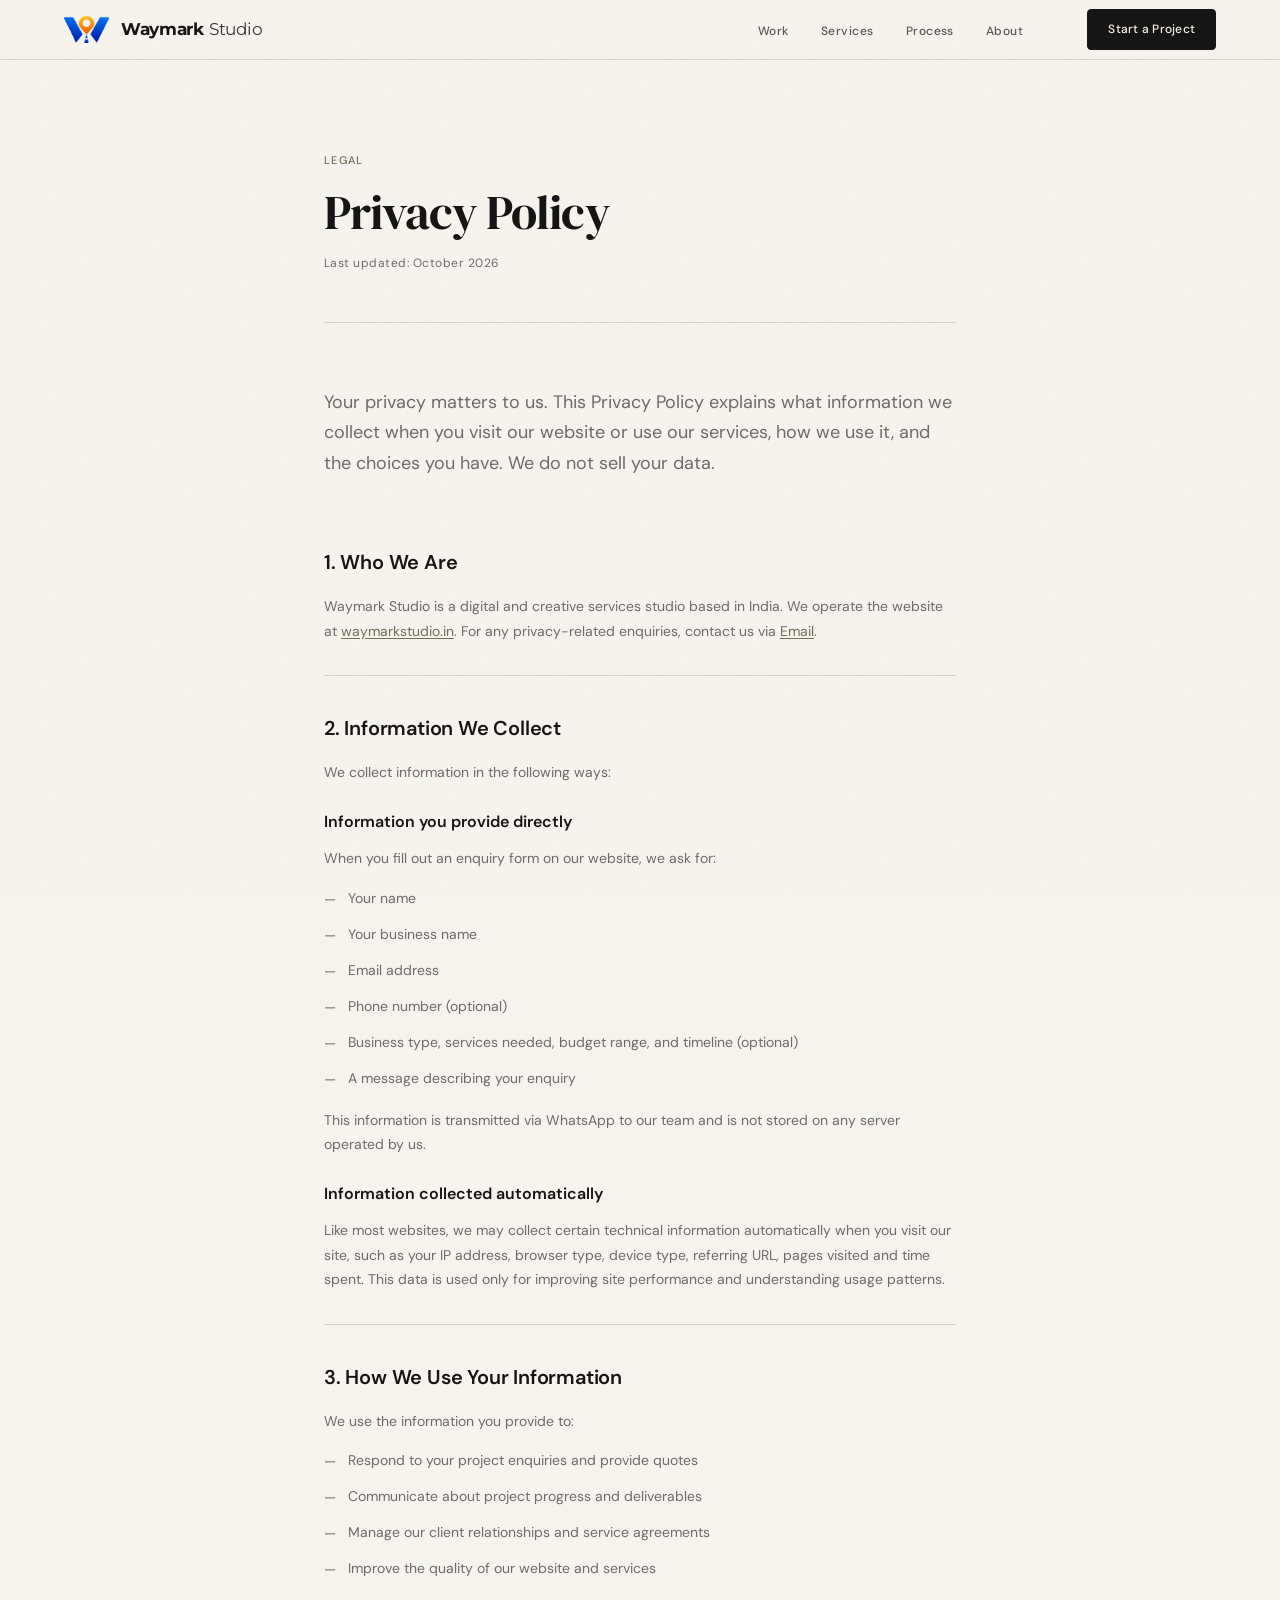
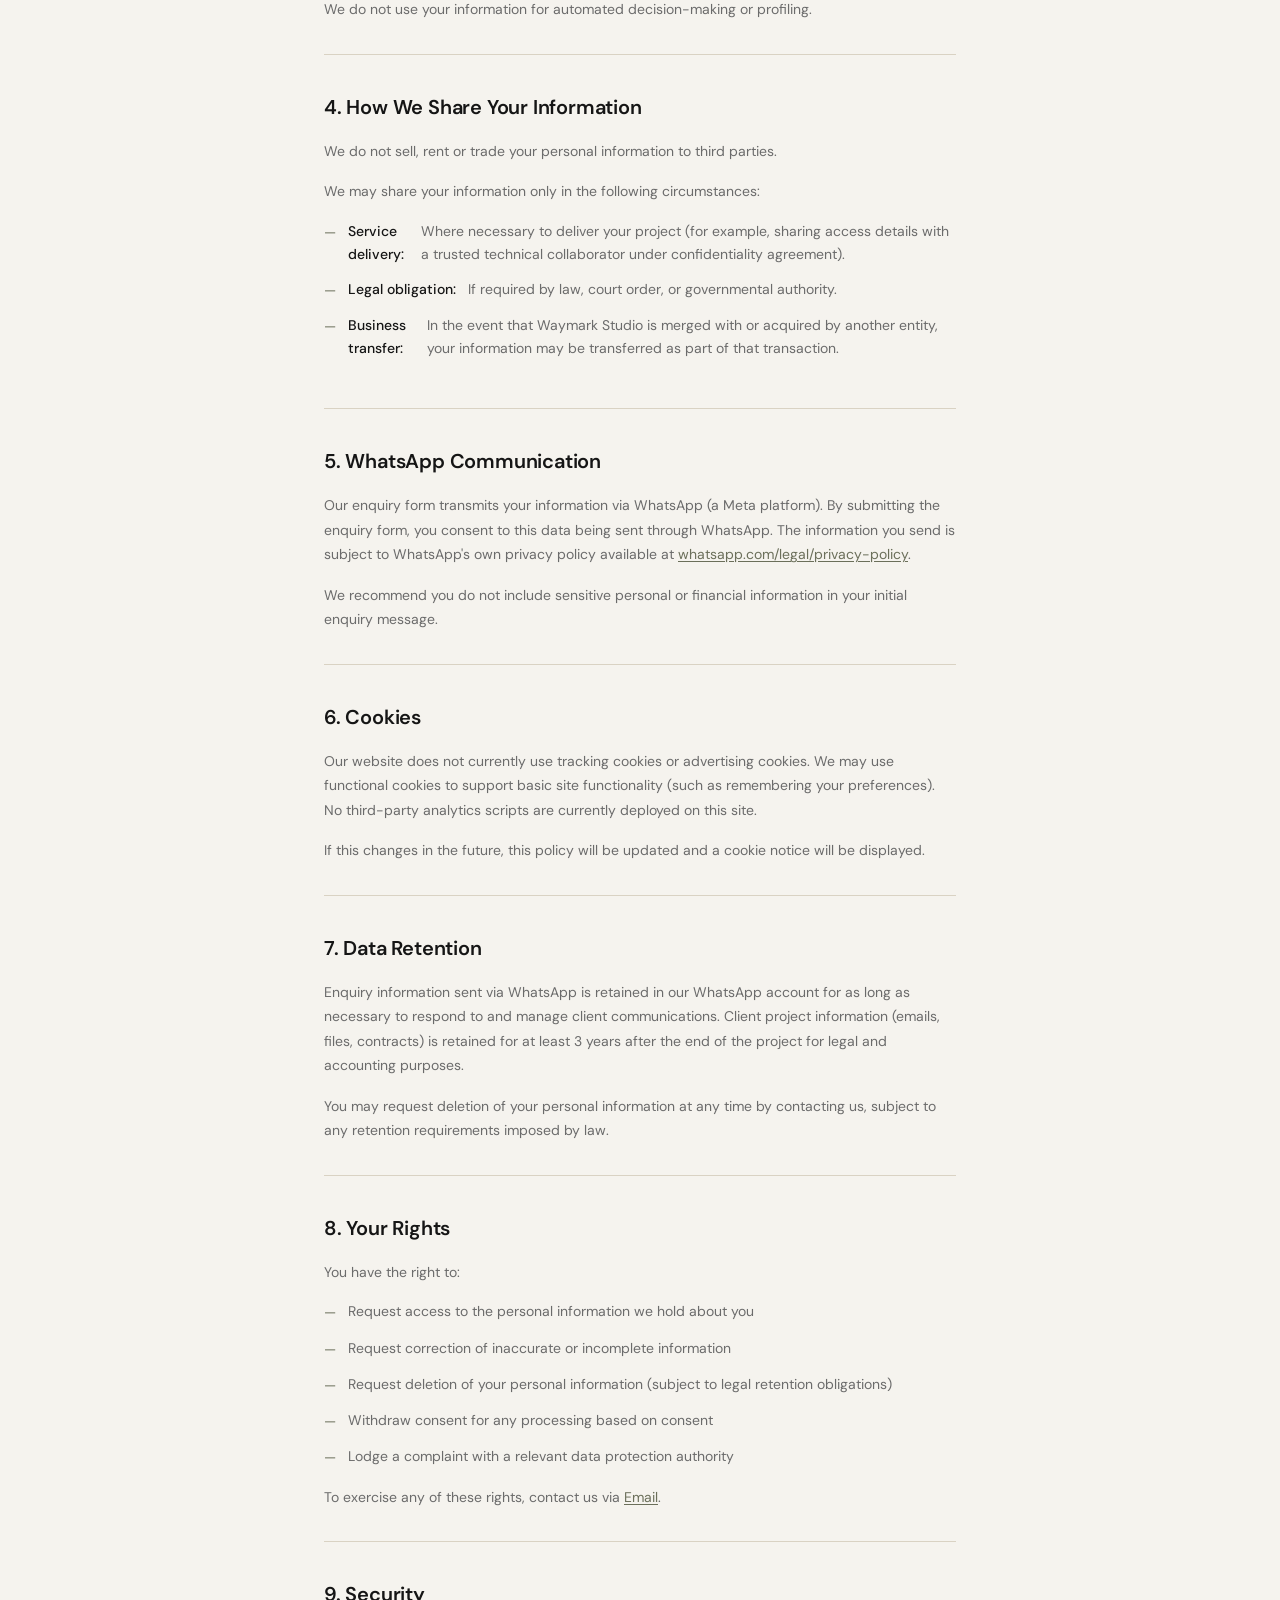
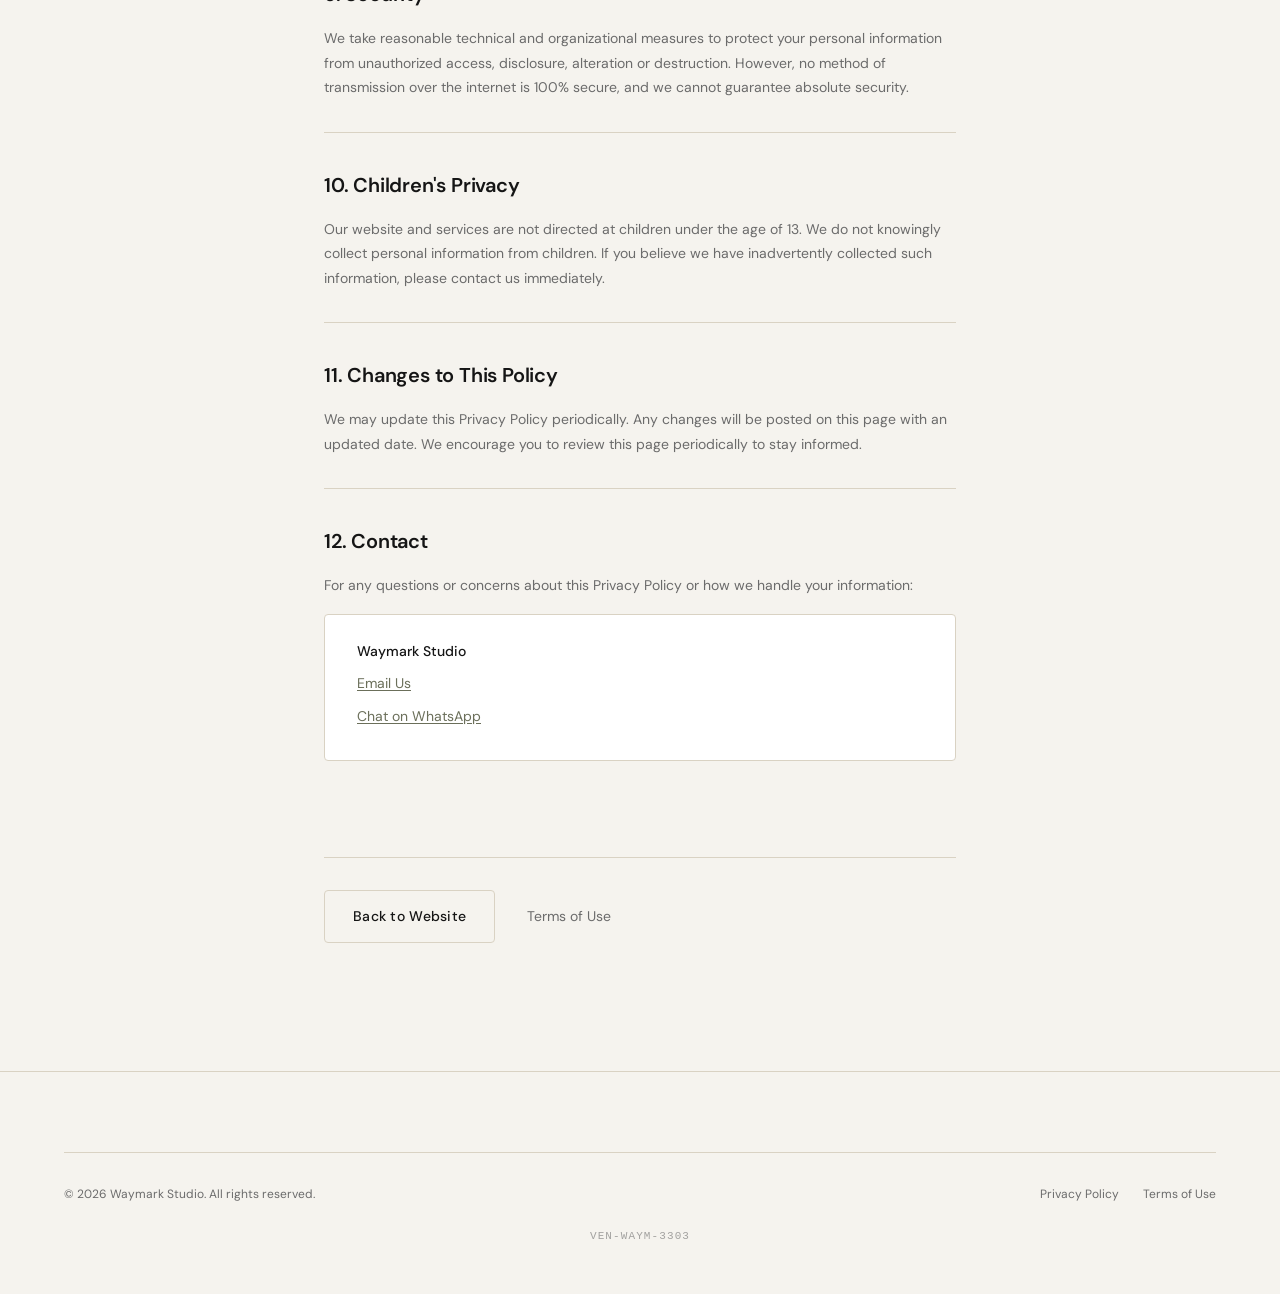
<file: privacy.html>
<!DOCTYPE html>
<html lang="en">
<head>
  <meta charset="UTF-8" />
  <meta name="viewport" content="width=device-width, initial-scale=1.0" />
  <title>Privacy Policy — Waymark Studio</title>
  <meta name="description" content="Privacy Policy for Waymark Studio — how we collect, use and protect your personal information." />
  <link rel="canonical" href="https://waymarkstudio.in/privacy.html" />
  <link rel="preconnect" href="https://fonts.googleapis.com" />
  <link rel="preconnect" href="https://fonts.gstatic.com" crossorigin />
  <link href="https://fonts.googleapis.com/css2?family=DM+Sans:ital,opsz,wght@0,9..40,300;0,9..40,400;0,9..40,500;0,9..40,600&family=DM+Serif+Display:ital@0;1&family=Montserrat:wght@400;700&display=swap" rel="stylesheet" />
  <link rel="stylesheet" href="style.css" />
  <link rel="stylesheet" href="legal.css" />
  <!-- Favicon -->
  <link rel="icon" type="image/png" href="fav-icon.png" />
  <link rel="apple-touch-icon" href="fav-icon.png" />
</head>
<body>

  <svg xmlns="http://www.w3.org/2000/svg" style="display:none" aria-hidden="true">
    <symbol id="icon-waymark" viewBox="0 0 36 42">
      <polygon points="18,1 35,33 1,33" fill="none" stroke="currentColor" stroke-width="2.2" stroke-linejoin="round"/>
      <line x1="18" y1="12" x2="18" y2="27" stroke="currentColor" stroke-width="1.8" stroke-linecap="round"/>
      <circle cx="18" cy="30" r="2.5" fill="currentColor"/>
    </symbol>
  </svg>

  <header class="site-header scrolled" role="banner">
    <div class="header-inner">
      <a href="index.html" class="logo" aria-label="Waymark Studio — Back to Home">
        <img src="logo.png" alt="Waymark Logo" class="site-logo-img" onerror="this.style.display='none'; var s=this.nextElementSibling; if(s) s.style.display='inline-flex';" onload="this.style.display='block'; var s=this.nextElementSibling; if(s) s.style.display='none';" />
        <svg class="logo-icon fallback-logo-icon" aria-hidden="true" focusable="false" style="display:none;">
          <use href="#icon-waymark"/>
        </svg>
        <span class="brand-name">
          <span class="brand-name-bold">Waymark</span>
          <span class="brand-name-normal">Studio</span>
        </span>
      </a>
      <nav class="main-nav" role="navigation" aria-label="Primary navigation">
        <ul>
          <li><a href="index.html#work">Work</a></li>
          <li><a href="index.html#services">Services</a></li>
          <li><a href="index.html#process">Process</a></li>
          <li><a href="index.html#about">About</a></li>
        </ul>
      </nav>
      <a href="index.html#contact" class="btn btn-primary btn-sm header-cta">Start a Project</a>
    </div>
  </header>

  <main class="legal-page" id="main-content">
    <div class="legal-container">

      <div class="legal-hero">
        <p class="eyebrow">LEGAL</p>
        <h1 class="legal-title">Privacy Policy</h1>
        <p class="legal-meta">Last updated: October 2026</p>
      </div>

      <div class="legal-body">

        <p class="legal-intro">Your privacy matters to us. This Privacy Policy explains what information we collect when you visit our website or use our services, how we use it, and the choices you have. We do not sell your data.</p>

        <section class="legal-section">
          <h2>1. Who We Are</h2>
          <p>Waymark Studio is a digital and creative services studio based in India. We operate the website at <a href="https://waymarkstudio.in">waymarkstudio.in</a>. For any privacy-related enquiries, contact us via <a href="mailto:graphicpaaradise18@gmail.com">Email</a>.</p>
        </section>

        <section class="legal-section">
          <h2>2. Information We Collect</h2>
          <p>We collect information in the following ways:</p>
          <h3>Information you provide directly</h3>
          <p>When you fill out an enquiry form on our website, we ask for:</p>
          <ul>
            <li>Your name</li>
            <li>Your business name</li>
            <li>Email address</li>
            <li>Phone number (optional)</li>
            <li>Business type, services needed, budget range, and timeline (optional)</li>
            <li>A message describing your enquiry</li>
          </ul>
          <p>This information is transmitted via WhatsApp to our team and is not stored on any server operated by us.</p>
          <h3>Information collected automatically</h3>
          <p>Like most websites, we may collect certain technical information automatically when you visit our site, such as your IP address, browser type, device type, referring URL, pages visited and time spent. This data is used only for improving site performance and understanding usage patterns.</p>
        </section>

        <section class="legal-section">
          <h2>3. How We Use Your Information</h2>
          <p>We use the information you provide to:</p>
          <ul>
            <li>Respond to your project enquiries and provide quotes</li>
            <li>Communicate about project progress and deliverables</li>
            <li>Manage our client relationships and service agreements</li>
            <li>Improve the quality of our website and services</li>
          </ul>
          <p>We do not use your information for automated decision-making or profiling.</p>
        </section>

        <section class="legal-section">
          <h2>4. How We Share Your Information</h2>
          <p>We do not sell, rent or trade your personal information to third parties.</p>
          <p>We may share your information only in the following circumstances:</p>
          <ul>
            <li><strong>Service delivery:</strong> Where necessary to deliver your project (for example, sharing access details with a trusted technical collaborator under confidentiality agreement).</li>
            <li><strong>Legal obligation:</strong> If required by law, court order, or governmental authority.</li>
            <li><strong>Business transfer:</strong> In the event that Waymark Studio is merged with or acquired by another entity, your information may be transferred as part of that transaction.</li>
          </ul>
        </section>

        <section class="legal-section">
          <h2>5. WhatsApp Communication</h2>
          <p>Our enquiry form transmits your information via WhatsApp (a Meta platform). By submitting the enquiry form, you consent to this data being sent through WhatsApp. The information you send is subject to WhatsApp's own privacy policy available at <a href="https://www.whatsapp.com/legal/privacy-policy" target="_blank" rel="noopener noreferrer">whatsapp.com/legal/privacy-policy</a>.</p>
          <p>We recommend you do not include sensitive personal or financial information in your initial enquiry message.</p>
        </section>

        <section class="legal-section">
          <h2>6. Cookies</h2>
          <p>Our website does not currently use tracking cookies or advertising cookies. We may use functional cookies to support basic site functionality (such as remembering your preferences). No third-party analytics scripts are currently deployed on this site.</p>
          <p>If this changes in the future, this policy will be updated and a cookie notice will be displayed.</p>
        </section>

        <section class="legal-section">
          <h2>7. Data Retention</h2>
          <p>Enquiry information sent via WhatsApp is retained in our WhatsApp account for as long as necessary to respond to and manage client communications. Client project information (emails, files, contracts) is retained for at least 3 years after the end of the project for legal and accounting purposes.</p>
          <p>You may request deletion of your personal information at any time by contacting us, subject to any retention requirements imposed by law.</p>
        </section>

        <section class="legal-section">
          <h2>8. Your Rights</h2>
          <p>You have the right to:</p>
          <ul>
            <li>Request access to the personal information we hold about you</li>
            <li>Request correction of inaccurate or incomplete information</li>
            <li>Request deletion of your personal information (subject to legal retention obligations)</li>
            <li>Withdraw consent for any processing based on consent</li>
            <li>Lodge a complaint with a relevant data protection authority</li>
          </ul>
          <p>To exercise any of these rights, contact us via <a href="mailto:graphicpaaradise18@gmail.com">Email</a>.</p>
        </section>

        <section class="legal-section">
          <h2>9. Security</h2>
          <p>We take reasonable technical and organizational measures to protect your personal information from unauthorized access, disclosure, alteration or destruction. However, no method of transmission over the internet is 100% secure, and we cannot guarantee absolute security.</p>
        </section>

        <section class="legal-section">
          <h2>10. Children's Privacy</h2>
          <p>Our website and services are not directed at children under the age of 13. We do not knowingly collect personal information from children. If you believe we have inadvertently collected such information, please contact us immediately.</p>
        </section>

        <section class="legal-section">
          <h2>11. Changes to This Policy</h2>
          <p>We may update this Privacy Policy periodically. Any changes will be posted on this page with an updated date. We encourage you to review this page periodically to stay informed.</p>
        </section>

        <section class="legal-section">
          <h2>12. Contact</h2>
          <p>For any questions or concerns about this Privacy Policy or how we handle your information:</p>
          <div class="legal-contact">
            <p><strong>Waymark Studio</strong></p>
            <p><a href="mailto:graphicpaaradise18@gmail.com">Email Us</a></p>
            <p><a href="https://wa.me/918421804188" target="_blank" rel="noopener noreferrer">Chat on WhatsApp</a></p>
          </div>
        </section>

      </div>

      <div class="legal-footer-links">
        <a href="index.html" class="btn btn-ghost">Back to Website</a>
        <a href="terms.html">Terms of Use</a>
      </div>

    </div>
  </main>

  <footer class="site-footer" role="contentinfo">
    <div class="container">
      <div class="footer-lower" style="border-top: 1px solid var(--color-border); padding-top: 2rem;">
        <p class="footer-copy">&copy; 2026 Waymark Studio. All rights reserved.</p>
        <div class="footer-legal">
          <a href="privacy.html">Privacy Policy</a>
          <a href="terms.html">Terms of Use</a>
        </div>
      </div>
      <div class="footer-bottom-code">VEN-WAYM-3303</div>
    </div>
  </footer>

</body>
</html>
</file>
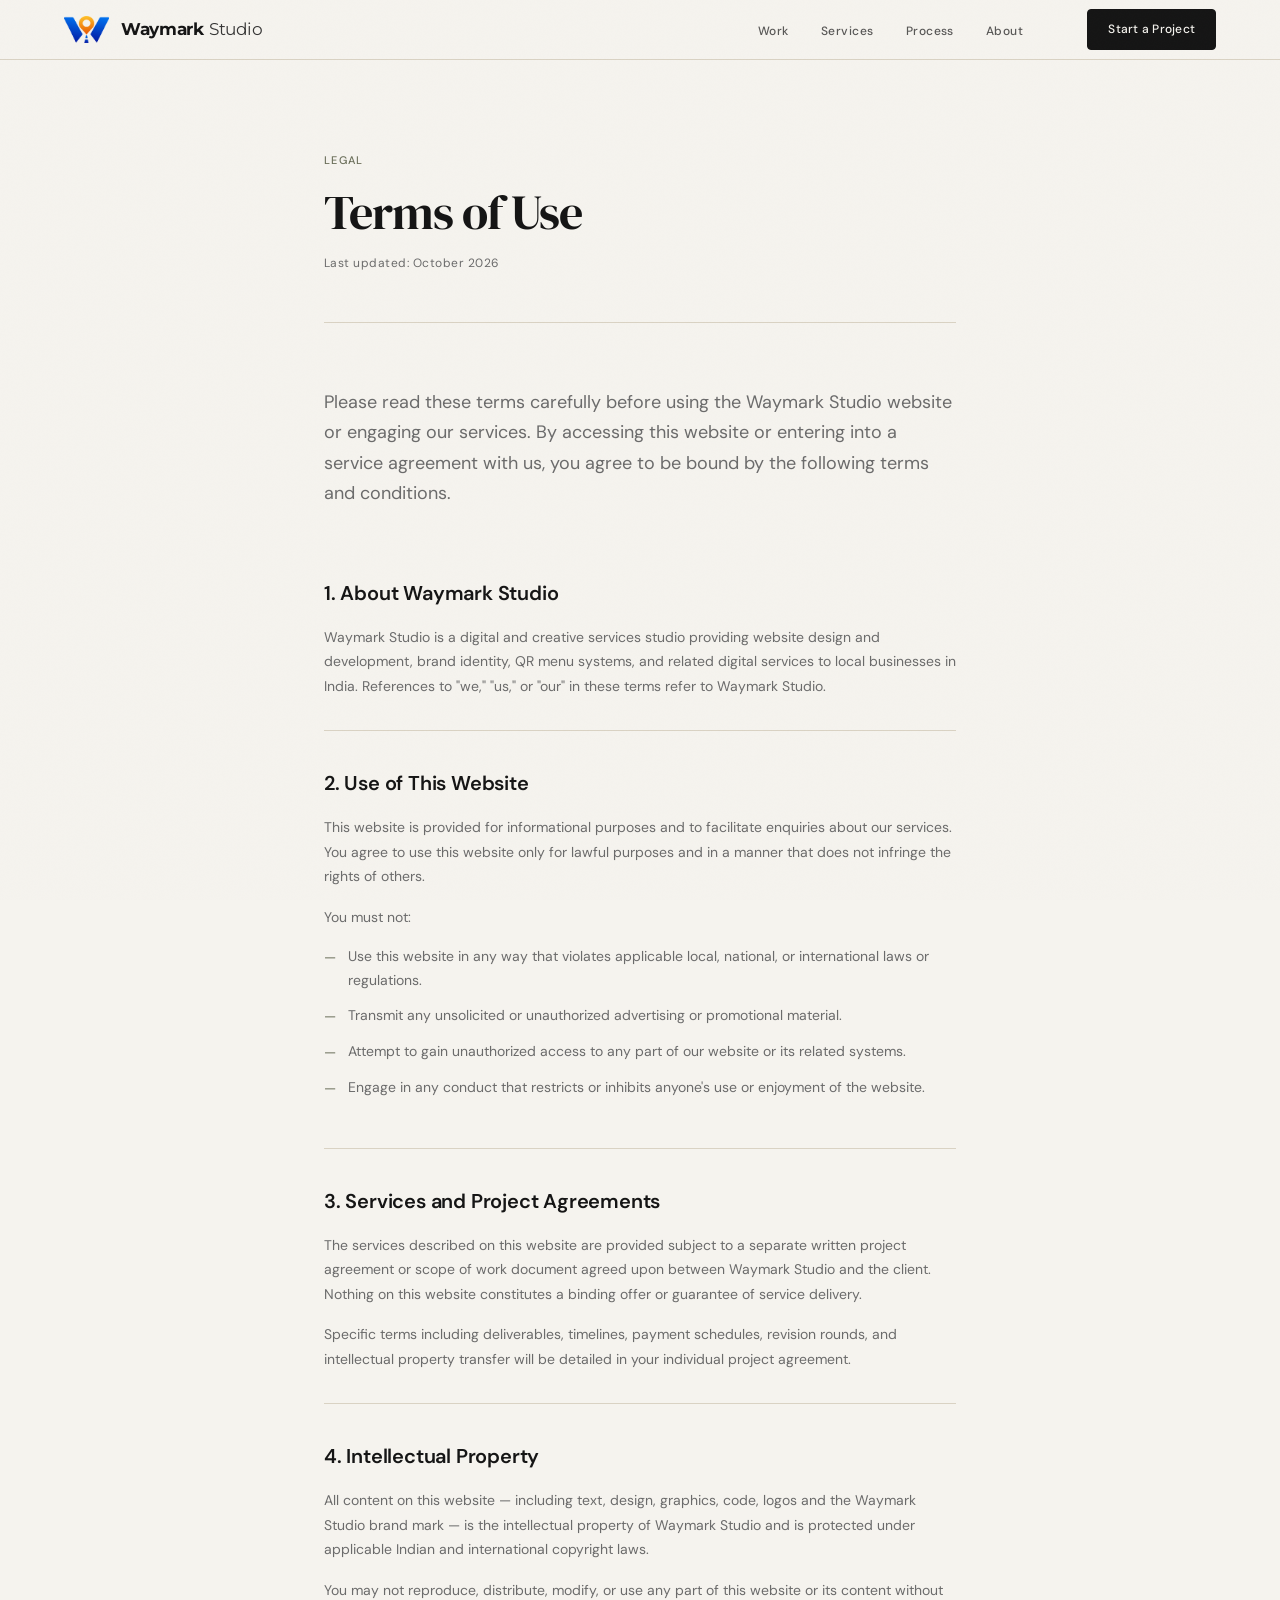
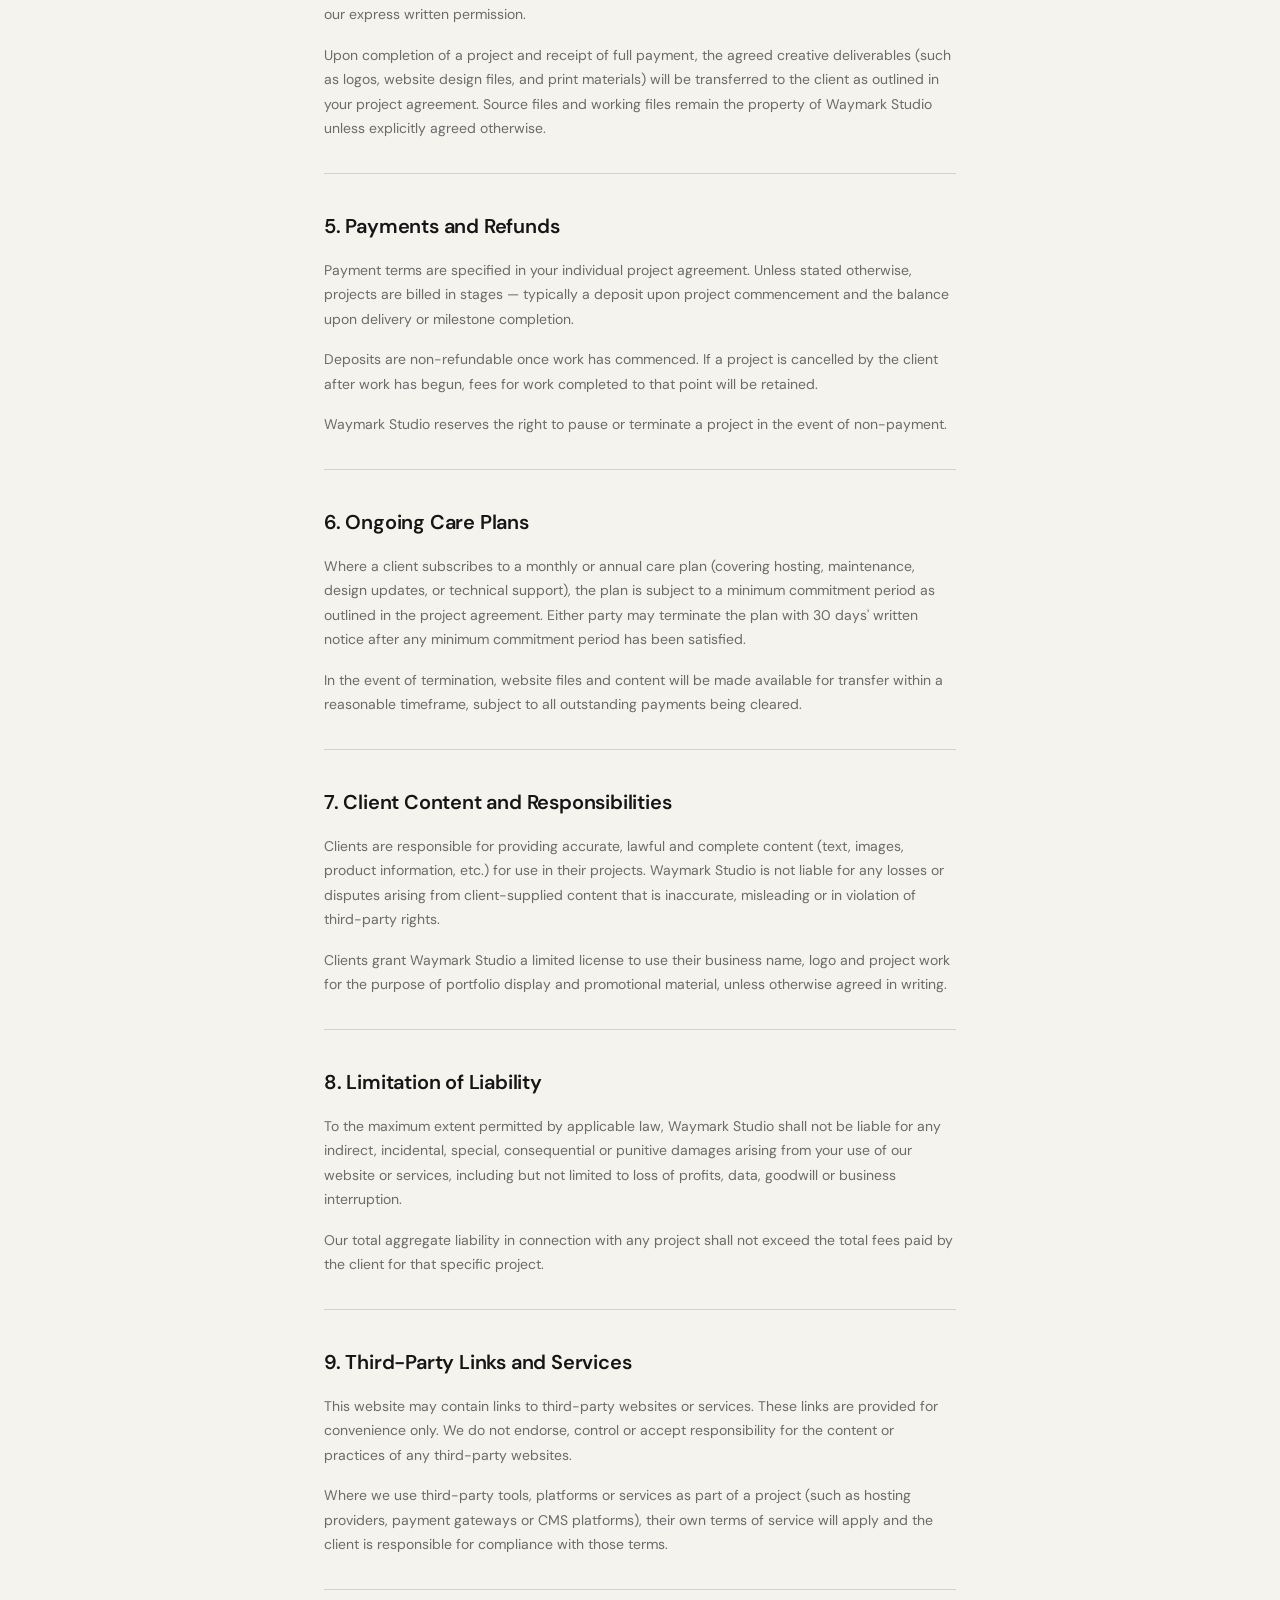
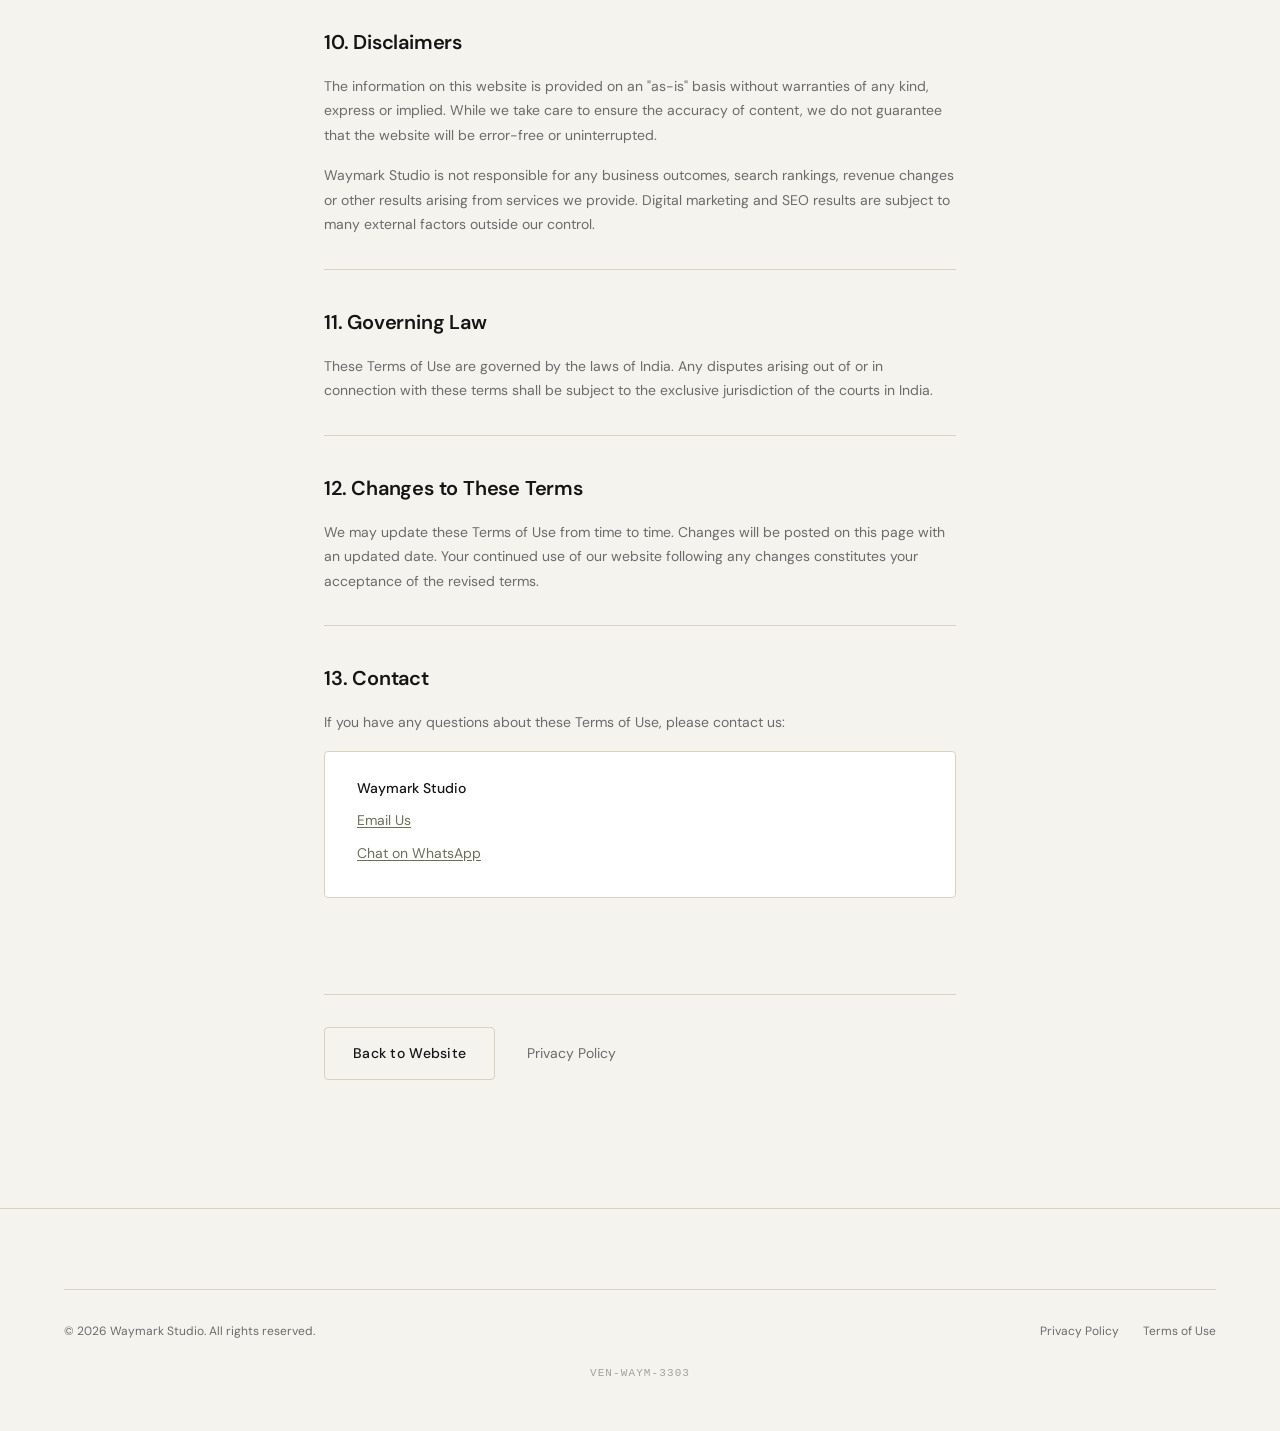
<file: terms.html>
<!DOCTYPE html>
<html lang="en">
<head>
  <meta charset="UTF-8" />
  <meta name="viewport" content="width=device-width, initial-scale=1.0" />
  <title>Terms of Use — Waymark Studio</title>
  <meta name="description" content="Terms of Use for Waymark Studio — the conditions governing the use of our website and services." />
  <link rel="canonical" href="https://waymarkstudio.in/terms.html" />
  <link rel="preconnect" href="https://fonts.googleapis.com" />
  <link rel="preconnect" href="https://fonts.gstatic.com" crossorigin />
  <link href="https://fonts.googleapis.com/css2?family=DM+Sans:ital,opsz,wght@0,9..40,300;0,9..40,400;0,9..40,500;0,9..40,600&family=DM+Serif+Display:ital@0;1&family=Montserrat:wght@400;700&display=swap" rel="stylesheet" />
  <link rel="stylesheet" href="style.css" />
  <link rel="stylesheet" href="legal.css" />
  <!-- Favicon -->
  <link rel="icon" type="image/png" href="fav-icon.png" />
  <link rel="apple-touch-icon" href="fav-icon.png" />
</head>
<body>

  <svg xmlns="http://www.w3.org/2000/svg" style="display:none" aria-hidden="true">
    <symbol id="icon-waymark" viewBox="0 0 36 42">
      <polygon points="18,1 35,33 1,33" fill="none" stroke="currentColor" stroke-width="2.2" stroke-linejoin="round"/>
      <line x1="18" y1="12" x2="18" y2="27" stroke="currentColor" stroke-width="1.8" stroke-linecap="round"/>
      <circle cx="18" cy="30" r="2.5" fill="currentColor"/>
    </symbol>
  </svg>

  <header class="site-header scrolled" role="banner">
    <div class="header-inner">
      <a href="index.html" class="logo" aria-label="Waymark Studio — Back to Home">
        <img src="logo.png" alt="Waymark Logo" class="site-logo-img" onerror="this.style.display='none'; var s=this.nextElementSibling; if(s) s.style.display='inline-flex';" onload="this.style.display='block'; var s=this.nextElementSibling; if(s) s.style.display='none';" />
        <svg class="logo-icon fallback-logo-icon" aria-hidden="true" focusable="false" style="display:none;">
          <use href="#icon-waymark"/>
        </svg>
        <span class="brand-name">
          <span class="brand-name-bold">Waymark</span>
          <span class="brand-name-normal">Studio</span>
        </span>
      </a>
      <nav class="main-nav" role="navigation" aria-label="Primary navigation">
        <ul>
          <li><a href="index.html#work">Work</a></li>
          <li><a href="index.html#services">Services</a></li>
          <li><a href="index.html#process">Process</a></li>
          <li><a href="index.html#about">About</a></li>
        </ul>
      </nav>
      <a href="index.html#contact" class="btn btn-primary btn-sm header-cta">Start a Project</a>
    </div>
  </header>

  <main class="legal-page" id="main-content">
    <div class="legal-container">

      <div class="legal-hero">
        <p class="eyebrow">LEGAL</p>
        <h1 class="legal-title">Terms of Use</h1>
        <p class="legal-meta">Last updated: October 2026</p>
      </div>

      <div class="legal-body">

        <p class="legal-intro">Please read these terms carefully before using the Waymark Studio website or engaging our services. By accessing this website or entering into a service agreement with us, you agree to be bound by the following terms and conditions.</p>

        <section class="legal-section">
          <h2>1. About Waymark Studio</h2>
          <p>Waymark Studio is a digital and creative services studio providing website design and development, brand identity, QR menu systems, and related digital services to local businesses in India. References to "we," "us," or "our" in these terms refer to Waymark Studio.</p>
        </section>

        <section class="legal-section">
          <h2>2. Use of This Website</h2>
          <p>This website is provided for informational purposes and to facilitate enquiries about our services. You agree to use this website only for lawful purposes and in a manner that does not infringe the rights of others.</p>
          <p>You must not:</p>
          <ul>
            <li>Use this website in any way that violates applicable local, national, or international laws or regulations.</li>
            <li>Transmit any unsolicited or unauthorized advertising or promotional material.</li>
            <li>Attempt to gain unauthorized access to any part of our website or its related systems.</li>
            <li>Engage in any conduct that restricts or inhibits anyone's use or enjoyment of the website.</li>
          </ul>
        </section>

        <section class="legal-section">
          <h2>3. Services and Project Agreements</h2>
          <p>The services described on this website are provided subject to a separate written project agreement or scope of work document agreed upon between Waymark Studio and the client. Nothing on this website constitutes a binding offer or guarantee of service delivery.</p>
          <p>Specific terms including deliverables, timelines, payment schedules, revision rounds, and intellectual property transfer will be detailed in your individual project agreement.</p>
        </section>

        <section class="legal-section">
          <h2>4. Intellectual Property</h2>
          <p>All content on this website — including text, design, graphics, code, logos and the Waymark Studio brand mark — is the intellectual property of Waymark Studio and is protected under applicable Indian and international copyright laws.</p>
          <p>You may not reproduce, distribute, modify, or use any part of this website or its content without our express written permission.</p>
          <p>Upon completion of a project and receipt of full payment, the agreed creative deliverables (such as logos, website design files, and print materials) will be transferred to the client as outlined in your project agreement. Source files and working files remain the property of Waymark Studio unless explicitly agreed otherwise.</p>
        </section>

        <section class="legal-section">
          <h2>5. Payments and Refunds</h2>
          <p>Payment terms are specified in your individual project agreement. Unless stated otherwise, projects are billed in stages — typically a deposit upon project commencement and the balance upon delivery or milestone completion.</p>
          <p>Deposits are non-refundable once work has commenced. If a project is cancelled by the client after work has begun, fees for work completed to that point will be retained.</p>
          <p>Waymark Studio reserves the right to pause or terminate a project in the event of non-payment.</p>
        </section>

        <section class="legal-section">
          <h2>6. Ongoing Care Plans</h2>
          <p>Where a client subscribes to a monthly or annual care plan (covering hosting, maintenance, design updates, or technical support), the plan is subject to a minimum commitment period as outlined in the project agreement. Either party may terminate the plan with 30 days' written notice after any minimum commitment period has been satisfied.</p>
          <p>In the event of termination, website files and content will be made available for transfer within a reasonable timeframe, subject to all outstanding payments being cleared.</p>
        </section>

        <section class="legal-section">
          <h2>7. Client Content and Responsibilities</h2>
          <p>Clients are responsible for providing accurate, lawful and complete content (text, images, product information, etc.) for use in their projects. Waymark Studio is not liable for any losses or disputes arising from client-supplied content that is inaccurate, misleading or in violation of third-party rights.</p>
          <p>Clients grant Waymark Studio a limited license to use their business name, logo and project work for the purpose of portfolio display and promotional material, unless otherwise agreed in writing.</p>
        </section>

        <section class="legal-section">
          <h2>8. Limitation of Liability</h2>
          <p>To the maximum extent permitted by applicable law, Waymark Studio shall not be liable for any indirect, incidental, special, consequential or punitive damages arising from your use of our website or services, including but not limited to loss of profits, data, goodwill or business interruption.</p>
          <p>Our total aggregate liability in connection with any project shall not exceed the total fees paid by the client for that specific project.</p>
        </section>

        <section class="legal-section">
          <h2>9. Third-Party Links and Services</h2>
          <p>This website may contain links to third-party websites or services. These links are provided for convenience only. We do not endorse, control or accept responsibility for the content or practices of any third-party websites.</p>
          <p>Where we use third-party tools, platforms or services as part of a project (such as hosting providers, payment gateways or CMS platforms), their own terms of service will apply and the client is responsible for compliance with those terms.</p>
        </section>

        <section class="legal-section">
          <h2>10. Disclaimers</h2>
          <p>The information on this website is provided on an "as-is" basis without warranties of any kind, express or implied. While we take care to ensure the accuracy of content, we do not guarantee that the website will be error-free or uninterrupted.</p>
          <p>Waymark Studio is not responsible for any business outcomes, search rankings, revenue changes or other results arising from services we provide. Digital marketing and SEO results are subject to many external factors outside our control.</p>
        </section>

        <section class="legal-section">
          <h2>11. Governing Law</h2>
          <p>These Terms of Use are governed by the laws of India. Any disputes arising out of or in connection with these terms shall be subject to the exclusive jurisdiction of the courts in India.</p>
        </section>

        <section class="legal-section">
          <h2>12. Changes to These Terms</h2>
          <p>We may update these Terms of Use from time to time. Changes will be posted on this page with an updated date. Your continued use of our website following any changes constitutes your acceptance of the revised terms.</p>
        </section>

        <section class="legal-section">
          <h2>13. Contact</h2>
          <p>If you have any questions about these Terms of Use, please contact us:</p>
          <div class="legal-contact">
            <p><strong>Waymark Studio</strong></p>
            <p><a href="mailto:graphicpaaradise18@gmail.com">Email Us</a></p>
            <p><a href="https://wa.me/918421804188" target="_blank" rel="noopener noreferrer">Chat on WhatsApp</a></p>
          </div>
        </section>

      </div>

      <div class="legal-footer-links">
        <a href="index.html" class="btn btn-ghost">Back to Website</a>
        <a href="privacy.html">Privacy Policy</a>
      </div>

    </div>
  </main>

  <footer class="site-footer" role="contentinfo">
    <div class="container">
      <div class="footer-lower" style="border-top: 1px solid var(--color-border); padding-top: 2rem;">
        <p class="footer-copy">&copy; 2026 Waymark Studio. All rights reserved.</p>
        <div class="footer-legal">
          <a href="privacy.html">Privacy Policy</a>
          <a href="terms.html">Terms of Use</a>
        </div>
      </div>
      <div class="footer-bottom-code">VEN-WAYM-3303</div>
    </div>
  </footer>

</body>
</html>
</file>
<file: style.css>
@import url('https://fonts.googleapis.com/css2?family=Montserrat:wght@400;700&display=swap');

/* ═══════════════════════════════════════════════════════════
   WAYMARK STUDIO — DESIGN SYSTEM & STYLESHEET
   ═══════════════════════════════════════════════════════════ */

/* ──────────────────────────────────────────
   1. DESIGN TOKENS
────────────────────────────────────────── */
:root {
  /* Colors */
  --color-bg:        #F5F3EE;
  --color-surface:   #FFFFFF;
  --color-fg:        #151515;
  --color-muted:     #6B6B6B;
  --color-border:    #D9D2C3;
  --color-accent:    #6B6F5A;
  --color-accent-lt: #8A8F74;
  --color-warm:      #D9D2C3;

  /* Typography */
  --font-sans: 'DM Sans', system-ui, -apple-system, sans-serif;
  --font-serif: 'DM Serif Display', Georgia, serif;
  --font-brand: 'Montserrat', -apple-system, sans-serif;

  /* Scale */
  --text-eyebrow:  0.6875rem;  /* 11px */
  --text-caption:  0.75rem;    /* 12px */
  --text-body-sm:  0.875rem;   /* 14px */
  --text-body:     1rem;       /* 16px */
  --text-body-lg:  1.125rem;   /* 18px */
  --text-h4:       1.25rem;    /* 20px */
  --text-h3:       1.5rem;     /* 24px */
  --text-h2:       2.5rem;     /* 40px */
  --text-h1:       4rem;       /* 64px */
  --text-display:  5.5rem;     /* 88px */

  /* Spacing */
  --sp-1:  0.25rem;
  --sp-2:  0.5rem;
  --sp-3:  0.75rem;
  --sp-4:  1rem;
  --sp-6:  1.5rem;
  --sp-8:  2rem;
  --sp-12: 3rem;
  --sp-16: 4rem;
  --sp-20: 5rem;
  --sp-24: 6rem;
  --sp-32: 8rem;

  /* Layout */
  --max-width: 1280px;
  --content-padding: clamp(1.25rem, 5vw, 6rem);

  /* Border radius */
  --radius-sm:  2px;
  --radius-md:  4px;
  --radius-lg:  6px;

  /* Transitions */
  --ease-out: cubic-bezier(0.16, 1, 0.3, 1);
  --ease-in:  cubic-bezier(0.4, 0, 1, 1);
  --t-fast:   150ms;
  --t-mid:    300ms;
  --t-slow:   500ms;
  --t-reveal: 700ms;

  /* Header */
  --header-h: 72px;
}

/* ──────────────────────────────────────────
   2. RESET & BASE
────────────────────────────────────────── */
*, *::before, *::after {
  box-sizing: border-box;
  margin: 0;
  padding: 0;
}

html {
  scroll-behavior: smooth;
  -webkit-text-size-adjust: 100%;
  font-size: 16px;
}

body {
  font-family: var(--font-sans);
  background-color: var(--color-bg);
  color: var(--color-fg);
  line-height: 1.6;
  overflow-x: hidden;
  -webkit-font-smoothing: antialiased;
  -moz-osx-font-smoothing: grayscale;
}

/* Subtle grain texture */
body::before {
  content: '';
  position: fixed;
  inset: 0;
  background-image: url("data:image/svg+xml,%3Csvg viewBox='0 0 200 200' xmlns='http://www.w3.org/2000/svg'%3E%3Cfilter id='n'%3E%3CfeTurbulence type='fractalNoise' baseFrequency='0.75' numOctaves='4' stitchTiles='stitch'/%3E%3C/filter%3E%3Crect width='100%25' height='100%25' filter='url(%23n)' opacity='0.03'/%3E%3C/svg%3E");
  background-size: 200px 200px;
  pointer-events: none;
  z-index: 9999;
  opacity: 0.4;
}

/* ──────────────────────────────────────────
   PAGE PRELOADER
────────────────────────────────────────── */
.page-loader {
  position: fixed;
  inset: 0;
  z-index: 99999;
  background-color: var(--color-bg);
  display: flex;
  align-items: center;
  justify-content: center;
  transition: opacity 0.4s var(--ease-out), visibility 0.4s var(--ease-out);
  pointer-events: auto;
}

.page-loader.loaded {
  opacity: 0;
  visibility: hidden;
  pointer-events: none;
}

.loader-content {
  display: flex;
  flex-direction: column;
  align-items: center;
  gap: var(--sp-4);
}

.loader-logo-wrap {
  width: 44px;
  height: 44px;
  display: flex;
  align-items: center;
  justify-content: center;
  animation: loaderPulse 1.6s ease-in-out infinite;
}

.loader-logo {
  width: 100%;
  height: 100%;
  object-fit: contain;
}

.loader-bar {
  width: 72px;
  height: 2px;
  background: rgba(0, 0, 0, 0.08);
  border-radius: 2px;
  overflow: hidden;
  position: relative;
}

.loader-progress {
  width: 100%;
  height: 100%;
  background: var(--color-accent);
  border-radius: 2px;
  position: absolute;
  left: -100%;
  animation: loaderSlide 1.2s cubic-bezier(0.4, 0, 0.2, 1) infinite;
}

@keyframes loaderPulse {
  0%, 100% {
    transform: scale(0.95);
    opacity: 0.8;
  }
  50% {
    transform: scale(1.05);
    opacity: 1;
  }
}

@keyframes loaderSlide {
  0% {
    left: -100%;
  }
  50% {
    left: 20%;
  }
  100% {
    left: 100%;
  }
}

img {
  display: block;
  max-width: 100%;
  height: auto;
}

a {
  color: inherit;
  text-decoration: none;
}

button {
  font-family: inherit;
  cursor: pointer;
  border: none;
  background: none;
  padding: 0;
}

ul { list-style: none; }

:focus-visible {
  outline: 2px solid var(--color-accent);
  outline-offset: 3px;
  border-radius: var(--radius-sm);
}

::selection {
  background: var(--color-accent);
  color: #fff;
}

/* ──────────────────────────────────────────
   3. UTILITY
────────────────────────────────────────── */
.container {
  width: 100%;
  max-width: var(--max-width);
  margin-inline: auto;
  padding-inline: var(--content-padding);
}

.eyebrow {
  font-family: var(--font-sans);
  font-size: var(--text-eyebrow);
  font-weight: 500;
  letter-spacing: 0.12em;
  text-transform: uppercase;
  color: var(--color-accent);
}

.section-label {
  font-size: var(--text-eyebrow);
  font-weight: 500;
  letter-spacing: 0.14em;
  text-transform: uppercase;
  color: var(--color-accent);
  margin-bottom: var(--sp-6);
}

.section-heading {
  font-family: var(--font-serif);
  font-size: clamp(2rem, 4vw, var(--text-h2));
  font-weight: 400;
  line-height: 1.15;
  letter-spacing: -0.02em;
  color: var(--color-fg);
}

/* ──────────────────────────────────────────
   4. BUTTONS
────────────────────────────────────────── */
.btn {
  display: inline-flex;
  align-items: center;
  gap: var(--sp-2);
  font-family: var(--font-sans);
  font-size: var(--text-body-sm);
  font-weight: 500;
  letter-spacing: 0.02em;
  text-decoration: none;
  padding: 0.875rem 1.75rem;
  border-radius: var(--radius-md);
  transition: background var(--t-mid) var(--ease-out),
              color var(--t-mid) var(--ease-out),
              border-color var(--t-mid) var(--ease-out),
              transform var(--t-fast) var(--ease-out),
              box-shadow var(--t-mid) var(--ease-out);
  cursor: pointer;
  position: relative;
  overflow: hidden;
  white-space: nowrap;
}

.btn::after {
  content: '';
  position: absolute;
  inset: 0;
  background: rgba(255,255,255,0);
  transition: background var(--t-mid);
}

.btn-primary {
  background: var(--color-fg);
  color: var(--color-bg);
  border: 1.5px solid var(--color-fg);
}

.btn-primary:hover {
  background: var(--color-accent);
  border-color: var(--color-accent);
  transform: translateY(-1px);
  box-shadow: 0 8px 24px rgba(107, 111, 90, 0.25);
}

.btn-ghost {
  background: transparent;
  color: var(--color-fg);
  border: 1.5px solid var(--color-border);
}

.btn-ghost:hover {
  border-color: var(--color-fg);
  transform: translateY(-1px);
}

.btn-sm {
  padding: 0.625rem 1.25rem;
  font-size: var(--text-caption);
}

/* ──────────────────────────────────────────
   5. REVEAL ANIMATIONS
────────────────────────────────────────── */
.reveal-up,
.reveal-left,
.reveal-right,
.reveal-fade {
  opacity: 0;
  transition:
    opacity var(--t-reveal) var(--ease-out),
    transform var(--t-reveal) var(--ease-out);
}

.reveal-up     { transform: translateY(28px); }
.reveal-left   { transform: translateX(-32px); }
.reveal-right  { transform: translateX(32px); }
.reveal-fade   { }

.reveal-up.in-view,
.reveal-left.in-view,
.reveal-right.in-view,
.reveal-fade.in-view {
  opacity: 1;
  transform: translate(0);
}

/* Stagger children */
.process-steps .reveal-up:nth-child(1) { transition-delay: 0ms; }
.process-steps .reveal-up:nth-child(2) { transition-delay: 80ms; }
.process-steps .reveal-up:nth-child(3) { transition-delay: 160ms; }
.process-steps .reveal-up:nth-child(4) { transition-delay: 240ms; }

.portfolio-grid .reveal-up:nth-child(1) { transition-delay: 0ms; }
.portfolio-grid .reveal-up:nth-child(2) { transition-delay: 80ms; }
.portfolio-grid .reveal-up:nth-child(3) { transition-delay: 120ms; }
.portfolio-grid .reveal-up:nth-child(4) { transition-delay: 160ms; }

.faq-list .reveal-up { transition-delay: calc(var(--i, 0) * 40ms); }

/* Reduced motion */
@media (prefers-reduced-motion: reduce) {
  .reveal-up, .reveal-left, .reveal-right, .reveal-fade {
    opacity: 1;
    transform: none;
    transition: none;
  }
  html { scroll-behavior: auto; }
  *, *::before, *::after {
    animation-duration: 0.01ms !important;
    transition-duration: 0.01ms !important;
  }
}

/* ──────────────────────────────────────────
   6. HEADER
────────────────────────────────────────── */
.site-header {
  position: fixed;
  top: 0;
  left: 0;
  right: 0;
  z-index: 1000;
  height: var(--header-h);
  display: flex;
  align-items: center;
  transition:
    background var(--t-mid) var(--ease-out),
    backdrop-filter var(--t-mid),
    border-color var(--t-mid),
    height var(--t-mid) var(--ease-out);
  border-bottom: 1px solid transparent;
}

.site-header.scrolled {
  background: rgba(245, 243, 238, 0.88);
  backdrop-filter: blur(12px);
  -webkit-backdrop-filter: blur(12px);
  border-bottom-color: var(--color-border);
  --header-h: 60px;
  height: 60px;
}

.header-inner {
  display: flex;
  align-items: center;
  gap: var(--sp-8);
  width: 100%;
  max-width: var(--max-width);
  margin-inline: auto;
  padding-inline: var(--content-padding);
}

/* Logo */
.logo {
  display: flex;
  align-items: center;
  gap: var(--sp-3);
  flex-shrink: 0;
  text-decoration: none;
}

.site-logo-img {
  height: 34px;
  width: auto;
  max-width: 160px;
  object-fit: contain;
  display: block;
  transition: transform var(--t-fast);
}

.site-logo-img:hover {
  transform: scale(1.02);
}

.site-header.scrolled .site-logo-img {
  height: 28px;
}

.footer-logo .site-logo-img {
  height: 36px;
  max-width: 180px;
}

.fallback-logo-icon {
  width: 22px;
  height: 26px;
  color: var(--color-accent);
  flex-shrink: 0;
}

/* Company Brand Name (Montserrat bold + normal) */
.brand-name {
  font-family: var(--font-brand);
  font-size: 1.15rem;
  line-height: 1.1;
  letter-spacing: -0.02em;
  display: inline-flex;
  align-items: baseline;
  gap: 0.32rem;
  color: var(--color-fg);
  user-select: none;
  white-space: nowrap;
}

.brand-name-bold {
  font-family: var(--font-brand);
  font-weight: 700;
  color: var(--color-fg);
}

.brand-name-normal {
  font-family: var(--font-brand);
  font-weight: 400;
  color: var(--color-fg);
  opacity: 0.85;
}

.site-header.scrolled .brand-name {
  font-size: 1.05rem;
}

/* Main nav */
.main-nav {
  margin-left: auto;
  margin-right: var(--sp-8);
}

.main-nav ul {
  display: flex;
  gap: var(--sp-8);
  list-style: none;
}

.main-nav a {
  font-size: var(--text-caption);
  font-weight: 500;
  letter-spacing: 0.04em;
  color: var(--color-fg);
  opacity: 0.7;
  transition: opacity var(--t-fast);
  position: relative;
  padding-bottom: 2px;
}

.main-nav a::after {
  content: '';
  position: absolute;
  bottom: 0;
  left: 0;
  width: 0;
  height: 1px;
  background: var(--color-accent);
  transition: width var(--t-mid) var(--ease-out);
}

.main-nav a:hover,
.main-nav a.active {
  opacity: 1;
}

.main-nav a:hover::after,
.main-nav a.active::after {
  width: 100%;
}

/* Mobile menu button */
.mobile-menu-btn {
  display: none;
  padding: var(--sp-2);
  margin-left: auto;
  cursor: pointer;
}

.hamburger {
  display: flex;
  flex-direction: column;
  gap: 5px;
  width: 22px;
}

.hamburger span {
  display: block;
  height: 1.5px;
  background: var(--color-fg);
  transition: transform var(--t-mid) var(--ease-out), opacity var(--t-mid);
  transform-origin: center;
}

.mobile-menu-btn[aria-expanded="true"] .hamburger span:first-child {
  transform: translateY(6.5px) rotate(45deg);
}

.mobile-menu-btn[aria-expanded="true"] .hamburger span:last-child {
  transform: translateY(-6.5px) rotate(-45deg);
}

/* Mobile menu */
.mobile-menu {
  position: fixed;
  inset: 0;
  z-index: 999;
  background: var(--color-bg);
  display: flex;
  flex-direction: column;
  padding-top: var(--header-h);
  transform: translateY(-100%);
  transition: transform var(--t-slow) var(--ease-out);
}

.mobile-menu:not([hidden]) {
  transform: translateY(0);
}

.mobile-menu[hidden] {
  display: flex;
  visibility: hidden;
  pointer-events: none;
}

.mobile-menu-inner {
  padding: var(--sp-12) var(--content-padding);
  flex: 1;
  display: flex;
  flex-direction: column;
}

.mobile-menu nav ul {
  display: flex;
  flex-direction: column;
  gap: var(--sp-1);
  margin-bottom: var(--sp-12);
}

.mobile-nav-link {
  display: block;
  font-family: var(--font-serif);
  font-size: clamp(2rem, 8vw, 3rem);
  font-weight: 400;
  color: var(--color-fg);
  padding: var(--sp-3) 0;
  border-bottom: 1px solid var(--color-border);
  transition: color var(--t-mid), padding-left var(--t-mid) var(--ease-out);
}

.mobile-nav-link:hover {
  color: var(--color-accent);
  padding-left: var(--sp-4);
}

.mobile-cta-btn {
  width: fit-content;
  margin-top: var(--sp-8);
}

/* ──────────────────────────────────────────
   7. HERO
────────────────────────────────────────── */
.hero {
  padding-top: calc(var(--header-h) + var(--sp-20));
  padding-bottom: 0;
  min-height: 100svh;
  display: flex;
  flex-direction: column;
}

.hero-inner {
  display: grid;
  grid-template-columns: 1fr 1fr;
  gap: var(--sp-16);
  align-items: center;
  flex: 1;
  padding-bottom: var(--sp-20);
}

.hero-content {
  display: flex;
  flex-direction: column;
  gap: var(--sp-6);
}

.hero-content .eyebrow {
  transition-delay: 100ms;
}

.hero-heading {
  font-family: var(--font-serif);
  font-size: clamp(2.75rem, 5.5vw, 5rem);
  font-weight: 400;
  line-height: 1.05;
  letter-spacing: -0.03em;
  color: var(--color-fg);
  transition-delay: 200ms;
}

.hero-heading em {
  font-style: italic;
  color: var(--color-accent);
}

.hero-body {
  font-size: var(--text-body-lg);
  color: var(--color-muted);
  max-width: 42ch;
  line-height: 1.65;
  transition-delay: 300ms;
}

.hero-actions {
  display: flex;
  gap: var(--sp-4);
  flex-wrap: wrap;
  transition-delay: 400ms;
  padding-top: var(--sp-2);
}

/* Hero visual */
.hero-visual {
  position: relative;
  transition-delay: 300ms;
}

.hero-collage {
  display: grid;
  grid-template-columns: 1fr 1fr;
  grid-template-rows: 1fr 1fr;
  gap: 10px;
  border-radius: var(--radius-lg);
  overflow: hidden;
  height: 460px;
}

.collage-item {
  position: relative;
  overflow: hidden;
  border-radius: var(--radius-md);
}

.collage-item--large {
  grid-column: 1 / 2;
  grid-row: 1 / 2;
  aspect-ratio: 4/3;
}

.collage-item--portrait {
  grid-column: 2 / 3;
  grid-row: 1 / 3;
}

.collage-item--square {
  grid-column: 1 / 2;
  grid-row: 2 / 3;
  aspect-ratio: 1;
}

.collage-item--wide {
  display: none;
}

.collage-img {
  width: 100%;
  height: 100%;
  min-height: 100%;
  position: relative;
  overflow: hidden;
  transition: transform var(--t-slow) var(--ease-out);
}

.collage-item:hover .collage-img {
  transform: scale(1.04);
}

.collage-img--cafe {
  background: url('images/cafe-collage.jpg') center/cover no-repeat, linear-gradient(135deg, #3D2B1F 0%, #6B4226 40%, #8B5E3C 100%);
}

.collage-img--menu {
  background: url('images/qr-menu-collage.jpeg') center/cover no-repeat, linear-gradient(160deg, #F0EDE5 0%, #D9D2C3 50%, #C5BC9B 100%);
}

.collage-img--brand {
  background: url('images/brand-collage.jpg') center/cover no-repeat, linear-gradient(135deg, #6B6F5A 0%, #4A4D3D 100%);
}

.collage-img--retail {
  background: linear-gradient(135deg, #2C3E50 0%, #34495E 100%);
}

/* Collage visual details */
.collage-img--cafe::after,
.collage-img--cafe::before,
.collage-img--menu::after,
.collage-img--menu::before,
.collage-img--brand::after {
  display: none;
}

.img-overlay {
  position: absolute;
  inset: 0;
  background: rgba(0,0,0,0.08);
}

.collage-label {
  position: absolute;
  bottom: var(--sp-3);
  left: var(--sp-3);
  font-size: 0.55rem;
  font-weight: 600;
  letter-spacing: 0.14em;
  text-transform: uppercase;
  color: rgba(255,255,255,0.7);
  background: rgba(0,0,0,0.4);
  padding: 3px 7px;
  border-radius: 2px;
  z-index: 1;
  backdrop-filter: blur(4px);
}

.collage-img--menu .collage-label {
  color: var(--color-fg);
  background: rgba(107, 111, 90, 0.15);
}



/* Hero ticker */
.hero-ticker {
  width: 100%;
  overflow: hidden;
  border-top: 1px solid var(--color-border);
  border-bottom: 1px solid var(--color-border);
  padding: var(--sp-4) 0;
  margin-top: auto;
  background: var(--color-bg);
  display: flex;
  position: relative;
  user-select: none;
}

.ticker-track {
  display: flex;
  width: max-content;
  will-change: transform;
  animation: tickerContinuous 26s linear infinite;
}

.ticker-group {
  display: flex;
  align-items: center;
  gap: var(--sp-8);
  padding-right: var(--sp-8);
  flex-shrink: 0;
  white-space: nowrap;
}

.ticker-group span {
  font-size: var(--text-caption);
  font-weight: 500;
  letter-spacing: 0.12em;
  text-transform: uppercase;
  color: var(--color-muted);
}

.ticker-sep {
  width: 4px;
  height: 4px;
  border-radius: 50%;
  background: var(--color-accent);
  display: inline-block;
  flex-shrink: 0;
}

@keyframes tickerContinuous {
  0% {
    transform: translate3d(0, 0, 0);
  }
  100% {
    transform: translate3d(-50%, 0, 0);
  }
}

/* ──────────────────────────────────────────
   8. TRUST STRIP
────────────────────────────────────────── */
.trust-strip {
  padding: var(--sp-20) 0;
  border-bottom: 1px solid var(--color-border);
}

.trust-heading {
  font-family: var(--font-serif);
  font-size: clamp(1.25rem, 2.5vw, 1.75rem);
  font-weight: 400;
  color: var(--color-fg);
  margin-bottom: var(--sp-8);
  max-width: 40ch;
  letter-spacing: -0.01em;
}

.trust-categories {
  display: flex;
  flex-wrap: wrap;
  gap: var(--sp-3) var(--sp-6);
}

.trust-categories span {
  font-size: var(--text-eyebrow);
  font-weight: 500;
  letter-spacing: 0.12em;
  text-transform: uppercase;
  color: var(--color-muted);
  padding: var(--sp-2) var(--sp-4);
  border: 1px solid var(--color-border);
  border-radius: var(--radius-sm);
  transition: border-color var(--t-mid), color var(--t-mid);
}

.trust-categories span:hover {
  border-color: var(--color-accent);
  color: var(--color-accent);
}

/* ──────────────────────────────────────────
   9. SERVICES
────────────────────────────────────────── */
.services {
  padding: var(--sp-16) 0;
  border-bottom: 1px solid var(--color-border);
}

.services > .container > .section-label {
  margin-bottom: var(--sp-3);
}

.services > .container > .section-heading {
  margin-bottom: var(--sp-8);
}

.services-grid {
  display: grid;
  grid-template-columns: 1fr 1fr;
  gap: var(--sp-1);
  border: 1px solid var(--color-border);
  border-radius: var(--radius-md);
  overflow: hidden;
}

.service-group {
  padding: var(--sp-8);
  background: var(--color-surface);
  position: relative;
  display: flex;
  flex-direction: column;
}

.service-group + .service-group {
  border-left: 1px solid var(--color-border);
}

.service-group-header {
  display: flex;
  gap: var(--sp-5);
  align-items: flex-start;
  margin-bottom: var(--sp-5);
  padding-bottom: var(--sp-4);
  border-bottom: 1px solid var(--color-border);
}

.service-group-num {
  font-family: var(--font-serif);
  font-size: 2rem;
  font-weight: 400;
  color: var(--color-border);
  line-height: 1;
  flex-shrink: 0;
  margin-top: 2px;
}

.service-group-title {
  font-family: var(--font-serif);
  font-size: var(--text-h4);
  font-weight: 400;
  color: var(--color-fg);
  margin-bottom: var(--sp-1);
  letter-spacing: -0.01em;
}

.service-group-desc {
  font-size: var(--text-body-sm);
  color: var(--color-muted);
  line-height: 1.5;
  max-width: 38ch;
}

/* 2-column compact capability list */
.service-capability-list {
  display: grid;
  grid-template-columns: 1fr 1fr;
  gap: var(--sp-2) var(--sp-4);
  list-style: none;
  padding: 0;
  margin: 0;
}

.service-capability-list li {
  display: flex;
  align-items: center;
  gap: var(--sp-2);
  font-size: var(--text-body-sm);
  font-weight: 500;
  color: var(--color-fg);
  padding: 0.4rem 0;
  border-bottom: 1px solid rgba(217, 210, 195, 0.4);
}

.cap-check {
  width: 12px;
  height: 12px;
  color: var(--color-accent);
  flex-shrink: 0;
}

/* ──────────────────────────────────────────
   10. WHY WAYMARK
────────────────────────────────────────── */
.why-waymark {
  padding: var(--sp-32) 0;
  background: var(--color-fg);
  color: var(--color-bg);
  border-bottom: 1px solid rgba(255,255,255,0.08);
}

.why-inner {
  display: grid;
  grid-template-columns: 1fr 1fr;
  gap: var(--sp-24);
  align-items: start;
}

.why-waymark .section-label {
  color: var(--color-accent-lt);
}

.why-waymark .section-heading {
  color: var(--color-bg);
  margin-top: var(--sp-4);
  margin-bottom: var(--sp-8);
}

.why-body {
  font-size: var(--text-body-lg);
  color: rgba(245, 243, 238, 0.65);
  line-height: 1.7;
  max-width: 44ch;
}

/* Diagram */
.diagram-track {
  display: flex;
  flex-direction: column;
  position: relative;
  padding-left: var(--sp-6);
}

.diagram-step {
  display: flex;
  align-items: flex-start;
  gap: var(--sp-5);
  position: relative;
}

.diagram-step-marker {
  width: 10px;
  height: 10px;
  border: 1.5px solid var(--color-accent-lt);
  border-radius: 50%;
  flex-shrink: 0;
  margin-top: 5px;
  background: transparent;
  transition: background var(--t-mid), border-color var(--t-mid);
  position: relative;
  z-index: 1;
  margin-left: -5px;
}

.diagram-step--accent .diagram-step-marker {
  background: var(--color-accent);
  border-color: var(--color-accent);
}

.diagram-step-content {
  padding-bottom: var(--sp-1);
}

.diagram-step-label {
  display: block;
  font-size: var(--text-body);
  font-weight: 500;
  color: rgba(245, 243, 238, 0.9);
  margin-bottom: var(--sp-1);
}

.diagram-step-desc {
  font-size: var(--text-body-sm);
  color: rgba(245, 243, 238, 0.45);
  display: block;
}

.diagram-connector {
  width: 1px;
  height: 32px;
  background: rgba(255,255,255,0.1);
  margin-left: -1px;
  position: relative;
  left: -1px;
  margin-bottom: 0;
}

/* ──────────────────────────────────────────
   11. PORTFOLIO
────────────────────────────────────────── */
.portfolio {
  padding: var(--sp-32) 0;
  border-bottom: 1px solid var(--color-border);
}

.portfolio-header {
  display: flex;
  justify-content: space-between;
  align-items: flex-end;
  margin-bottom: var(--sp-12);
  gap: var(--sp-8);
}

.portfolio-note {
  font-size: var(--text-body-sm);
  color: var(--color-muted);
  max-width: 30ch;
  text-align: right;
  line-height: 1.5;
}

/* Portfolio grid — asymmetric */
.portfolio-grid {
  display: grid;
  grid-template-columns: 1.35fr 1fr;
  grid-template-rows: auto auto auto;
  gap: 12px;
}

.portfolio-item {
  position: relative;
  overflow: hidden;
  border-radius: var(--radius-md);
  background: var(--color-surface);
  cursor: pointer;
  height: 100%;
}

.portfolio-item--large {
  grid-column: 1 / 2;
  grid-row: 1 / 2;
  aspect-ratio: 16/10;
}

.portfolio-item--portrait {
  grid-column: 2 / 3;
  grid-row: 1 / 3;
  height: 100%;
}

.portfolio-item--square {
  grid-column: 1 / 2;
  grid-row: 2 / 3;
  aspect-ratio: 16/10;
}

.portfolio-item--wide {
  grid-column: 1 / -1;
  grid-row: 3 / 4;
  aspect-ratio: 21/9;
}

.portfolio-item-inner {
  display: block;
  width: 100%;
  height: 100%;
  position: relative;
  overflow: hidden;
  cursor: pointer;
  border: none;
  background: none;
  padding: 0;
  text-align: left;
}

.portfolio-img {
  width: 100%;
  height: 100%;
  min-height: 100%;
  position: relative;
  transition: transform var(--t-slow) var(--ease-out);
}

.portfolio-item:hover .portfolio-img {
  transform: scale(1.04);
}

.portfolio-img--cafe       { background: url('images/project-cafe.jpeg') center/cover no-repeat, linear-gradient(135deg, #3D2314 0%, #7A4A2A 50%, #A0622E 100%); }
.portfolio-img--restaurant { background: url('images/project-restaurant.jpg') center/cover no-repeat, linear-gradient(160deg, #1A1A1A 0%, #2D2416 50%, #3D3020 100%); }
.portfolio-img--retail     { background: url('images/project-retail.jpg') center/cover no-repeat, linear-gradient(135deg, #E8E0D5 0%, #C8BBA6 100%); }
.portfolio-img--clinic     { background: url('images/project-clinic.jpeg') center/cover no-repeat, linear-gradient(135deg, #D5E4D5 0%, #B5C9B5 50%, #9AB49A 100%); }

/* Visual decorations inside portfolio images */
.portfolio-img--cafe::after,
.portfolio-img--restaurant::after,
.portfolio-img--retail::before {
  display: none;
}

.portfolio-img-overlay {
  position: absolute;
  inset: 0;
  background: rgba(0,0,0,0.15);
  transition: background var(--t-mid);
}

.portfolio-item:hover .portfolio-img-overlay {
  background: rgba(0,0,0,0.05);
}

.portfolio-meta {
  position: absolute;
  bottom: 0;
  left: 0;
  right: 0;
  display: flex;
  align-items: flex-end;
  gap: var(--sp-4);
  padding: var(--sp-6);
  background: linear-gradient(to top, rgba(0,0,0,0.7) 0%, transparent 100%);
  transition: transform var(--t-mid) var(--ease-out);
}

.portfolio-item:hover .portfolio-meta {
  transform: translateY(-4px);
}

.portfolio-num {
  font-size: 0.6rem;
  font-weight: 600;
  letter-spacing: 0.1em;
  color: rgba(255,255,255,0.5);
  align-self: flex-start;
  margin-top: 2px;
}

.portfolio-info {
  flex: 1;
}

.portfolio-title {
  font-family: var(--font-serif);
  font-size: var(--text-h4);
  font-weight: 400;
  color: #fff;
  margin-bottom: var(--sp-1);
  letter-spacing: -0.01em;
}

.portfolio-category {
  font-size: var(--text-caption);
  color: rgba(255,255,255,0.6);
  letter-spacing: 0.04em;
}

.portfolio-arrow {
  width: 16px;
  height: 16px;
  color: rgba(255,255,255,0.5);
  flex-shrink: 0;
  transition: transform var(--t-mid) var(--ease-out), color var(--t-mid);
}
.portfolio-item:hover .portfolio-arrow {
  transform: rotate(45deg);
  color: rgba(255,255,255,1);
}

/* Service group footer archive link */
.service-group-footer {
  margin-top: var(--sp-6);
  padding-top: var(--sp-4);
  border-top: 1px solid rgba(217, 210, 195, 0.5);
}

.service-archive-link {
  display: inline-flex;
  align-items: center;
  gap: var(--sp-2);
  font-size: var(--text-caption);
  font-weight: 600;
  letter-spacing: 0.08em;
  text-transform: uppercase;
  color: var(--color-accent);
  text-decoration: none;
  transition: color var(--t-fast);
}

.service-archive-link:hover {
  color: var(--color-fg);
}

/* Project Modal */
.project-modal {
  position: fixed;
  inset: 0;
  z-index: 2000;
  display: flex;
  align-items: center;
  justify-content: center;
  padding: var(--sp-8);
}

.project-modal[hidden] {
  display: none;
}

.modal-backdrop {
  position: absolute;
  inset: 0;
  background: rgba(21, 21, 21, 0.7);
  backdrop-filter: blur(4px);
  -webkit-backdrop-filter: blur(4px);
  cursor: pointer;
}

.modal-panel {
  position: relative;
  z-index: 1;
  background: var(--color-bg);
  border-radius: var(--radius-lg);
  max-width: 720px;
  width: 100%;
  max-height: 85vh;
  overflow-y: auto;
  padding: var(--sp-12);
  animation: modalIn var(--t-mid) var(--ease-out);
}

@keyframes modalIn {
  from { opacity: 0; transform: translateY(20px) scale(0.98); }
  to   { opacity: 1; transform: translateY(0) scale(1); }
}

.modal-close {
  position: absolute;
  top: var(--sp-6);
  right: var(--sp-6);
  width: 36px;
  height: 36px;
  display: flex;
  align-items: center;
  justify-content: center;
  border: 1px solid var(--color-border);
  border-radius: 50%;
  color: var(--color-muted);
  cursor: pointer;
  background: var(--color-surface);
  transition: border-color var(--t-fast), color var(--t-fast);
}
.modal-close svg {
  width: 12px;
  height: 12px;
}
.modal-close:hover {
  border-color: var(--color-fg);
  color: var(--color-fg);
}

.modal-project-hero {
  height: 220px;
  border-radius: var(--radius-md);
  margin-bottom: var(--sp-8);
  overflow: hidden;
}

.modal-project-label {
  font-size: var(--text-eyebrow);
  font-weight: 500;
  letter-spacing: 0.12em;
  text-transform: uppercase;
  color: var(--color-accent);
  margin-bottom: var(--sp-3);
}

#modal-title {
  font-family: var(--font-serif);
  font-size: clamp(1.5rem, 3vw, 2.25rem);
  font-weight: 400;
  letter-spacing: -0.02em;
  color: var(--color-fg);
  margin-bottom: var(--sp-4);
}

.modal-desc {
  font-size: var(--text-body);
  color: var(--color-muted);
  line-height: 1.7;
  margin-bottom: var(--sp-8);
  max-width: 55ch;
}

.modal-tags {
  display: flex;
  flex-wrap: wrap;
  gap: var(--sp-2);
  margin-bottom: var(--sp-8);
}

.modal-tag {
  font-size: var(--text-caption);
  padding: var(--sp-1) var(--sp-3);
  border: 1px solid var(--color-border);
  border-radius: var(--radius-sm);
  color: var(--color-muted);
}

.modal-cta {
  display: inline-flex;
}

/* ──────────────────────────────────────────
   12. DEMO SECTION
────────────────────────────────────────── */
.demo-section {
  padding: var(--sp-32) 0;
  background: var(--color-surface);
  border-top: 1px solid var(--color-border);
  border-bottom: 1px solid var(--color-border);
}

.demo-header {
  display: grid;
  grid-template-columns: 1fr 1fr;
  gap: var(--sp-16);
  align-items: center;
}

.demo-section .section-label {
  margin-bottom: var(--sp-4);
}

.demo-section .section-heading {
  margin-bottom: var(--sp-6);
}

.demo-body {
  font-size: var(--text-body-lg);
  color: var(--color-muted);
  line-height: 1.7;
  max-width: 42ch;
  margin-bottom: var(--sp-8);
}

/* Device mockup */
.demo-device {
  display: flex;
  justify-content: center;
}

.device-frame {
  width: 320px;
  border-radius: 44px;
  background: #1A1A1A;
  padding: 12px;
  box-shadow:
    0 0 0 1px rgba(255,255,255,0.08),
    0 40px 80px rgba(0,0,0,0.4),
    inset 0 0 0 1px rgba(255,255,255,0.04);
}

.device-header {
  display: flex;
  justify-content: center;
  padding: 8px 0 10px;
}

.device-notch {
  width: 100px;
  height: 26px;
  background: #0D0D0D;
  border-radius: 30px;
}

.device-screen {
  background: #F5F3EE;
  border-radius: 34px;
  overflow: hidden;
  height: 560px;
  display: flex;
  flex-direction: column;
}

.qr-app {
  flex: 1;
  overflow-y: auto;
  overflow-x: hidden;
  scroll-behavior: smooth;
  -webkit-overflow-scrolling: touch;
  display: flex;
  flex-direction: column;
  font-family: var(--font-sans);
  padding-bottom: var(--sp-4);
}

.device-screen::-webkit-scrollbar { display: none; }
.device-screen { scrollbar-width: none; }

/* QR App */
.qr-app::-webkit-scrollbar { display: none; }
.qr-app { scrollbar-width: none; }

.qr-app-header {
  background: var(--color-fg);
  color: var(--color-bg);
  padding: var(--sp-4) var(--sp-4) var(--sp-3);
}

.qr-app-logo {
  display: flex;
  align-items: center;
  gap: var(--sp-3);
  margin-bottom: var(--sp-3);
}

.qr-logo-icon {
  width: 36px;
  height: 36px;
  background: rgba(255,255,255,0.1);
  border-radius: 8px;
  display: flex;
  align-items: center;
  justify-content: center;
  flex-shrink: 0;
}
.qr-logo-icon svg {
  width: 20px;
  height: 20px;
  color: rgba(255,255,255,0.85);
}

.qr-app-logo h4 {
  font-size: 0.875rem;
  font-weight: 600;
  margin-bottom: 1px;
}

.qr-app-logo p {
  font-size: 0.625rem;
  opacity: 0.6;
  letter-spacing: 0.04em;
}

.qr-app-info {
  display: flex;
  gap: var(--sp-4);
  font-size: 0.6rem;
  opacity: 0.6;
}
.info-icon {
  width: 11px;
  height: 11px;
  flex-shrink: 0;
  vertical-align: middle;
  margin-right: 3px;
  color: rgba(255,255,255,0.5);
}

.qr-search-bar {
  display: flex;
  align-items: center;
  gap: var(--sp-2);
  margin: var(--sp-3);
  background: var(--color-surface);
  border: 1px solid var(--color-border);
  border-radius: 8px;
  padding: var(--sp-2) var(--sp-3);
}

.qr-search-icon {
  width: 14px;
  height: 14px;
  flex-shrink: 0;
  color: var(--color-muted);
}

#qr-search {
  border: none;
  background: none;
  font-family: var(--font-sans);
  font-size: 0.75rem;
  width: 100%;
  outline: none;
  color: var(--color-fg);
}

.qr-categories {
  display: flex;
  gap: var(--sp-2);
  padding: 0 var(--sp-3) var(--sp-3);
  overflow-x: auto;
  scrollbar-width: none;
}

.qr-categories::-webkit-scrollbar { display: none; }

.qr-cat {
  padding: 5px 12px;
  font-size: 0.65rem;
  font-weight: 500;
  border: 1px solid var(--color-border);
  border-radius: 20px;
  background: none;
  cursor: pointer;
  white-space: nowrap;
  color: var(--color-muted);
  transition: all var(--t-fast);
  font-family: var(--font-sans);
}

.qr-cat.active {
  background: var(--color-fg);
  border-color: var(--color-fg);
  color: var(--color-bg);
}

/* Menu items */
.qr-menu-list {
  padding: 0 var(--sp-3);
  display: flex;
  flex-direction: column;
  gap: var(--sp-2);
}

.qr-menu-item {
  display: flex;
  gap: var(--sp-3);
  background: var(--color-surface);
  border-radius: 8px;
  padding: var(--sp-3);
  cursor: pointer;
  border: 1px solid transparent;
  transition: border-color var(--t-fast), transform var(--t-fast);
  align-items: center;
}

.qr-menu-item:hover {
  border-color: var(--color-border);
  transform: translateY(-1px);
}

.qr-item-emoji {
  font-size: 1.75rem;
  width: 44px;
  height: 44px;
  background: var(--color-bg);
  border-radius: 8px;
  display: flex;
  align-items: center;
  justify-content: center;
  flex-shrink: 0;
}

.qr-item-info {
  flex: 1;
  min-width: 0;
}

.qr-item-name {
  font-size: 0.75rem;
  font-weight: 500;
  margin-bottom: 2px;
  color: var(--color-fg);
  white-space: nowrap;
  overflow: hidden;
  text-overflow: ellipsis;
}

.qr-item-desc {
  font-size: 0.6rem;
  color: var(--color-muted);
  white-space: nowrap;
  overflow: hidden;
  text-overflow: ellipsis;
}

.qr-item-price {
  font-size: 0.75rem;
  font-weight: 600;
  color: var(--color-fg);
  flex-shrink: 0;
}

.qr-add-btn {
  width: 26px;
  height: 26px;
  border-radius: 50%;
  background: var(--color-fg);
  color: var(--color-bg);
  font-size: 1rem;
  line-height: 1;
  display: flex;
  align-items: center;
  justify-content: center;
  flex-shrink: 0;
  cursor: pointer;
  border: none;
  font-family: var(--font-sans);
  transition: background var(--t-fast), transform var(--t-fast);
}

.qr-add-btn:hover {
  background: var(--color-accent);
  transform: scale(1.1);
}

.qr-no-results {
  text-align: center;
  padding: var(--sp-8);
  color: var(--color-muted);
  font-size: 0.75rem;
}

/* Order bar */
.qr-order-bar {
  background: var(--color-fg);
  color: var(--color-bg);
  padding: var(--sp-3) var(--sp-4);
  display: flex;
  align-items: center;
  justify-content: space-between;
  gap: var(--sp-4);
  flex-shrink: 0;
}

.qr-order-summary {
  display: flex;
  gap: var(--sp-3);
  font-size: 0.75rem;
}

#qr-order-total {
  font-weight: 600;
}

.qr-order-btn {
  background: var(--color-accent);
  color: var(--color-bg);
  border: none;
  padding: 6px 14px;
  border-radius: 6px;
  font-size: 0.7rem;
  font-weight: 500;
  cursor: pointer;
  font-family: var(--font-sans);
  transition: background var(--t-fast);
  white-space: nowrap;
}

.qr-order-btn:hover {
  background: var(--color-accent-lt);
}

/* Order summary modal */
.order-modal {
  position: fixed;
  inset: 0;
  z-index: 2100;
  display: flex;
  align-items: flex-end;
  justify-content: center;
  padding: 0 var(--sp-4) var(--sp-4);
}

.order-modal[hidden] { display: none; }

.order-modal-panel {
  position: relative;
  z-index: 1;
  background: var(--color-bg);
  border-radius: var(--radius-lg) var(--radius-lg) var(--radius-md) var(--radius-md);
  width: 100%;
  max-width: 400px;
  padding: var(--sp-8);
  animation: slideUp var(--t-mid) var(--ease-out);
  max-height: 80vh;
  overflow-y: auto;
}

@keyframes slideUp {
  from { transform: translateY(30px); opacity: 0; }
  to   { transform: translateY(0); opacity: 1; }
}

.order-modal-header {
  display: flex;
  justify-content: space-between;
  align-items: center;
  margin-bottom: var(--sp-6);
}

.order-modal-header h3 {
  font-family: var(--font-serif);
  font-size: 1.25rem;
  font-weight: 400;
}

.order-items-list {
  display: flex;
  flex-direction: column;
  gap: var(--sp-3);
  margin-bottom: var(--sp-6);
}

.order-line-item {
  display: flex;
  justify-content: space-between;
  font-size: 0.875rem;
  padding-bottom: var(--sp-3);
  border-bottom: 1px solid var(--color-border);
}

.order-item-qty { color: var(--color-muted); margin-right: var(--sp-2); }

.order-total-row {
  display: flex;
  justify-content: space-between;
  font-size: 1rem;
  font-weight: 500;
  margin-bottom: var(--sp-6);
  padding-top: var(--sp-3);
  border-top: 1px solid var(--color-fg);
}

.order-demo-note {
  font-size: var(--text-caption);
  color: var(--color-muted);
  text-align: center;
  margin-top: var(--sp-4);
}

/* Product detail modal */
.product-modal {
  position: fixed;
  inset: 0;
  z-index: 2200;
  display: flex;
  align-items: center;
  justify-content: center;
  padding: var(--sp-8);
}

.product-modal[hidden] { display: none; }

.product-modal-panel {
  position: relative;
  z-index: 1;
  background: var(--color-bg);
  border-radius: var(--radius-lg);
  width: 100%;
  max-width: 400px;
  padding: var(--sp-8);
  animation: modalIn var(--t-mid) var(--ease-out);
}

.product-emoji-large {
  font-size: 3rem;
  text-align: center;
  margin-bottom: var(--sp-4);
  background: var(--color-surface);
  width: 80px;
  height: 80px;
  border-radius: 16px;
  display: flex;
  align-items: center;
  justify-content: center;
  margin: 0 auto var(--sp-4);
}

.product-modal-name {
  font-family: var(--font-serif);
  font-size: 1.5rem;
  font-weight: 400;
  text-align: center;
  margin-bottom: var(--sp-2);
}

.product-modal-desc {
  font-size: var(--text-body-sm);
  color: var(--color-muted);
  text-align: center;
  margin-bottom: var(--sp-6);
  line-height: 1.6;
}

.product-modal-price {
  font-size: 1.25rem;
  font-weight: 600;
  text-align: center;
  margin-bottom: var(--sp-6);
}

.product-modal-add {
  width: 100%;
  padding: 0.875rem;
  background: var(--color-fg);
  color: var(--color-bg);
  border: none;
  border-radius: var(--radius-md);
  font-family: var(--font-sans);
  font-size: var(--text-body-sm);
  font-weight: 500;
  cursor: pointer;
  transition: background var(--t-fast);
}

.product-modal-add:hover {
  background: var(--color-accent);
}

/* ──────────────────────────────────────────
   13. PROCESS
────────────────────────────────────────── */
.process {
  padding: var(--sp-32) 0;
  border-bottom: 1px solid var(--color-border);
}

.process > .container > .section-label,
.process > .container > .section-heading {
  margin-bottom: var(--sp-4);
}

.process > .container > .section-heading {
  margin-bottom: var(--sp-20);
}

.process-steps {
  display: grid;
  grid-template-columns: repeat(4, 1fr);
  gap: var(--sp-8);
}

.process-step {
  position: relative;
  padding-top: var(--sp-8);
  border-top: 1px solid var(--color-border);
}

.process-step-num {
  font-size: 0.6rem;
  font-weight: 600;
  letter-spacing: 0.1em;
  color: var(--color-accent);
  margin-bottom: var(--sp-4);
}

.process-step-title {
  font-family: var(--font-serif);
  font-size: var(--text-h3);
  font-weight: 400;
  color: var(--color-fg);
  margin-bottom: var(--sp-4);
  letter-spacing: -0.01em;
}

.process-step-desc {
  font-size: var(--text-body-sm);
  color: var(--color-muted);
  line-height: 1.7;
}

/* ──────────────────────────────────────────
   14. PRICING
────────────────────────────────────────── */
.pricing {
  padding: var(--sp-32) 0;
  background: var(--color-surface);
  border-bottom: 1px solid var(--color-border);
}

.pricing > .container > .section-label,
.pricing > .container > .section-heading {
  text-align: center;
}

.pricing > .container > .section-heading {
  margin-bottom: var(--sp-16);
}

.pricing-grid {
  display: flex;
  align-items: stretch;
  gap: var(--sp-16);
  max-width: 760px;
  margin: 0 auto var(--sp-12);
  padding: var(--sp-12);
  border: 1px solid var(--color-border);
  border-radius: var(--radius-lg);
}

.pricing-col {
  flex: 1;
}

.pricing-col-label {
  font-size: var(--text-eyebrow);
  font-weight: 500;
  letter-spacing: 0.14em;
  text-transform: uppercase;
  color: var(--color-accent);
  margin-bottom: var(--sp-3);
}

.pricing-col-title {
  font-family: var(--font-serif);
  font-size: var(--text-h3);
  font-weight: 400;
  color: var(--color-fg);
  margin-bottom: var(--sp-4);
  letter-spacing: -0.01em;
}

.pricing-col-desc {
  font-size: var(--text-body-sm);
  color: var(--color-muted);
  line-height: 1.6;
  margin-bottom: var(--sp-6);
}

.pricing-list {
  display: flex;
  flex-direction: column;
  gap: var(--sp-3);
}

.pricing-list li {
  font-size: var(--text-body-sm);
  color: var(--color-fg);
  display: flex;
  align-items: center;
  gap: var(--sp-3);
}

.pricing-list li::before {
  content: '—';
  color: var(--color-accent);
  flex-shrink: 0;
}

.pricing-divider {
  font-family: var(--font-serif);
  font-size: 2rem;
  font-weight: 400;
  color: var(--color-border);
  align-self: center;
  flex-shrink: 0;
}

.pricing-note {
  text-align: center;
  font-size: var(--text-body-sm);
  color: var(--color-muted);
  font-style: italic;
  margin-bottom: var(--sp-8);
}

.pricing-cta {
  text-align: center;
}

/* ──────────────────────────────────────────
   15. ABOUT
────────────────────────────────────────── */
.about {
  padding: var(--sp-32) 0;
  border-bottom: 1px solid var(--color-border);
}

.about-inner {
  display: grid;
  grid-template-columns: 1.2fr 1fr;
  gap: var(--sp-24);
  align-items: start;
}

.about-heading {
  font-family: var(--font-serif);
  font-size: clamp(1.75rem, 3vw, 2.5rem);
  font-weight: 400;
  line-height: 1.2;
  letter-spacing: -0.02em;
  color: var(--color-fg);
  margin-top: var(--sp-4);
  margin-bottom: var(--sp-8);
}

.about-body {
  font-size: var(--text-body-lg);
  color: var(--color-muted);
  line-height: 1.7;
  max-width: 48ch;
  margin-bottom: var(--sp-6);
}

.about-body:last-child { margin-bottom: 0; }

.philosophy-label {
  font-size: var(--text-eyebrow);
  font-weight: 500;
  letter-spacing: 0.12em;
  text-transform: uppercase;
  color: var(--color-accent);
  margin-bottom: var(--sp-6);
}

.philosophy-list {
  display: flex;
  flex-direction: column;
  gap: var(--sp-6);
}

.philosophy-list li {
  display: flex;
  gap: var(--sp-4);
  align-items: flex-start;
}

.philosophy-icon {
  color: var(--color-accent);
  flex-shrink: 0;
  margin-top: 2px;
  font-size: var(--text-body);
}

.philosophy-list strong {
  display: block;
  font-size: var(--text-body);
  font-weight: 500;
  margin-bottom: var(--sp-1);
}

.philosophy-list p {
  font-size: var(--text-body-sm);
  color: var(--color-muted);
  line-height: 1.6;
}

/* ──────────────────────────────────────────
   16. FAQ
────────────────────────────────────────── */
.faq {
  padding: var(--sp-32) 0;
  background: var(--color-surface);
  border-bottom: 1px solid var(--color-border);
}

.faq-inner {
  display: grid;
  grid-template-columns: 1fr 1.6fr;
  gap: var(--sp-24);
  align-items: start;
}

.faq-header .section-heading {
  margin-top: var(--sp-4);
}

.faq-list {
  display: flex;
  flex-direction: column;
}

.faq-item {
  border-bottom: 1px solid var(--color-border);
}

.faq-item:first-child {
  border-top: 1px solid var(--color-border);
}

.faq-question {
  display: flex;
  justify-content: space-between;
  align-items: center;
  gap: var(--sp-4);
  width: 100%;
  padding: var(--sp-5) 0;
  font-size: var(--text-body);
  font-weight: 400;
  color: var(--color-fg);
  text-align: left;
  cursor: pointer;
  background: none;
  border: none;
  font-family: var(--font-sans);
  transition: color var(--t-fast);
}

.faq-question:hover {
  color: var(--color-accent);
}

.faq-icon {
  width: 16px;
  height: 16px;
  flex-shrink: 0;
  color: var(--color-accent);
  transition: transform var(--t-mid) var(--ease-out);
}
.faq-question[aria-expanded="true"] .faq-icon {
  transform: rotate(45deg);
}

.faq-answer {
  overflow: hidden;
  max-height: 0;
  transition: max-height var(--t-slow) var(--ease-out);
}

.faq-answer:not([hidden]) {
  max-height: 300px;
}

.faq-answer[hidden] {
  display: block !important;
  visibility: hidden;
  max-height: 0;
}

.faq-answer p {
  font-size: var(--text-body-sm);
  color: var(--color-muted);
  line-height: 1.7;
  padding-bottom: var(--sp-5);
  max-width: 60ch;
}

/* ──────────────────────────────────────────
   17. FINAL CTA
────────────────────────────────────────── */
.final-cta {
  padding: var(--sp-32) 0;
  background: var(--color-fg);
  color: var(--color-bg);
}

.final-cta-inner {
  display: grid;
  grid-template-columns: 1.2fr 1fr;
  gap: var(--sp-24);
  align-items: center;
}

.final-cta-eyebrow {
  font-size: var(--text-eyebrow);
  font-weight: 500;
  letter-spacing: 0.14em;
  text-transform: uppercase;
  color: var(--color-accent-lt);
  margin-bottom: var(--sp-6);
}

.final-cta-heading {
  font-family: var(--font-serif);
  font-size: clamp(2rem, 4vw, 3rem);
  font-weight: 400;
  line-height: 1.15;
  letter-spacing: -0.02em;
  color: var(--color-bg);
  margin-bottom: var(--sp-6);
}

.final-cta-heading em {
  font-style: italic;
  color: var(--color-accent-lt);
}

.final-cta-body {
  font-size: var(--text-body-lg);
  color: rgba(245, 243, 238, 0.6);
  line-height: 1.7;
  max-width: 44ch;
  margin-bottom: var(--sp-8);
}

.final-cta-actions {
  display: flex;
  gap: var(--sp-4);
  flex-wrap: wrap;
}

.final-cta .btn-primary {
  background: var(--color-bg);
  color: var(--color-fg);
  border-color: var(--color-bg);
}

.final-cta .btn-primary:hover {
  background: var(--color-accent);
  border-color: var(--color-accent);
  color: var(--color-bg);
}

.final-cta .btn-ghost {
  border-color: rgba(255,255,255,0.2);
  color: rgba(245,243,238,0.7);
}

.final-cta .btn-ghost:hover {
  border-color: rgba(255,255,255,0.6);
  color: var(--color-bg);
}

/* CTA visual */
.final-cta-visual {
  display: flex;
  justify-content: center;
  align-items: center;
}

.cta-visual-element {
  width: 260px;
  height: 260px;
  border: 1px solid rgba(255,255,255,0.1);
  border-radius: 4px;
  display: flex;
  align-items: center;
  justify-content: center;
  position: relative;
}

.cta-visual-element::before {
  content: '';
  position: absolute;
  inset: 16px;
  border: 1px solid rgba(255,255,255,0.06);
  border-radius: 2px;
}

.cta-visual-text {
  font-family: var(--font-serif);
  font-size: 1rem;
  font-weight: 400;
  line-height: 1.6;
  color: rgba(255,255,255,0.2);
  text-align: center;
  font-style: italic;
  letter-spacing: -0.01em;
}

/* ──────────────────────────────────────────
   18. CONTACT
────────────────────────────────────────── */
.contact {
  padding: var(--sp-32) 0;
  border-bottom: 1px solid var(--color-border);
}

.contact-inner {
  display: grid;
  grid-template-columns: 1fr 2fr;
  gap: var(--sp-24);
  align-items: start;
}

.contact-header .section-heading {
  margin-top: var(--sp-4);
  margin-bottom: var(--sp-6);
}

.contact-sub {
  font-size: var(--text-body-sm);
  color: var(--color-muted);
  line-height: 1.6;
}

/* Form */
.contact-form {
  display: flex;
  flex-direction: column;
  gap: var(--sp-6);
}

.form-row {
  display: flex;
  flex-direction: column;
  gap: var(--sp-6);
}

.form-row--half {
  flex-direction: row;
  gap: var(--sp-6);
}

.form-row--half .form-field {
  flex: 1;
  min-width: 0;
}

.form-field {
  display: flex;
  flex-direction: column;
  gap: var(--sp-2);
}

label {
  font-size: var(--text-body-sm);
  font-weight: 500;
  color: var(--color-fg);
  letter-spacing: 0.01em;
}

.required {
  color: var(--color-accent);
}

input[type="text"],
input[type="email"],
input[type="tel"],
input[type="search"],
select,
textarea {
  font-family: var(--font-sans);
  font-size: var(--text-body-sm);
  color: var(--color-fg);
  background: var(--color-surface);
  border: 1px solid var(--color-border);
  border-radius: var(--radius-md);
  padding: 0.75rem 1rem;
  outline: none;
  transition: border-color var(--t-fast), box-shadow var(--t-fast);
  width: 100%;
  -webkit-appearance: none;
  appearance: none;
}

select {
  background-image: url("data:image/svg+xml,%3Csvg xmlns='http://www.w3.org/2000/svg' fill='none' viewBox='0 0 24 24' stroke='%236B6B6B'%3E%3Cpath stroke-linecap='round' stroke-linejoin='round' stroke-width='1.5' d='M19 9l-7 7-7-7'/%3E%3C/svg%3E");
  background-repeat: no-repeat;
  background-position: right 0.875rem center;
  background-size: 14px;
  padding-right: 2.5rem;
  cursor: pointer;
}

input:focus,
select:focus,
textarea:focus {
  border-color: var(--color-accent);
  box-shadow: 0 0 0 3px rgba(107, 111, 90, 0.1);
}

input.error,
select.error,
textarea.error {
  border-color: #c0392b;
  box-shadow: 0 0 0 3px rgba(192, 57, 43, 0.08);
}

.field-error {
  font-size: var(--text-caption);
  color: #c0392b;
  min-height: 1em;
}

textarea {
  resize: vertical;
  min-height: 120px;
  line-height: 1.6;
}

/* Multiselect */
.multiselect-grid {
  display: grid;
  grid-template-columns: 1fr 1fr;
  gap: var(--sp-2);
}

.multiselect-option {
  display: flex;
  align-items: center;
  gap: var(--sp-2);
  font-size: var(--text-body-sm);
  font-weight: 400;
  cursor: pointer;
  padding: var(--sp-2) 0;
  color: var(--color-muted);
  transition: color var(--t-fast);
}

.multiselect-option:hover {
  color: var(--color-fg);
}

.multiselect-option input[type="checkbox"] {
  width: 16px;
  height: 16px;
  border: 1px solid var(--color-border);
  border-radius: 3px;
  accent-color: var(--color-accent);
  cursor: pointer;
  flex-shrink: 0;
  padding: 0;
}

/* Submit button */
.form-submit {
  padding-top: var(--sp-2);
}

#submit-btn {
  min-width: 180px;
}

#submit-btn[disabled] {
  opacity: 0.6;
  cursor: not-allowed;
  transform: none;
}

/* Form success */
.form-success {
  border: 1px solid var(--color-border);
  border-radius: var(--radius-lg);
  padding: var(--sp-12);
}

.form-success-inner {
  text-align: center;
}

.form-success-icon {
  display: inline-flex;
  align-items: center;
  justify-content: center;
  width: 52px;
  height: 52px;
  border-radius: 50%;
  background: var(--color-accent);
  color: white;
  font-size: 1.25rem;
  margin-bottom: var(--sp-4);
}

.form-success h3 {
  font-family: var(--font-serif);
  font-size: 1.5rem;
  font-weight: 400;
  margin-bottom: var(--sp-3);
}

.form-success p {
  font-size: var(--text-body-sm);
  color: var(--color-muted);
}

/* ──────────────────────────────────────────
   19. FOOTER
────────────────────────────────────────── */
.site-footer {
  padding: var(--sp-20) 0 var(--sp-12);
  background: var(--color-bg);
  border-top: 1px solid var(--color-border);
}

.footer-upper {
  display: grid;
  grid-template-columns: 1fr 2fr;
  gap: var(--sp-20);
  margin-bottom: var(--sp-16);
  padding-bottom: var(--sp-16);
  border-bottom: 1px solid var(--color-border);
}

.footer-brand {
  display: flex;
  flex-direction: column;
  gap: var(--sp-6);
}

.footer-tagline {
  font-size: var(--text-body-sm);
  color: var(--color-muted);
  line-height: 1.6;
}

.footer-logo {
  margin-bottom: var(--sp-2);
}

.footer-nav {
  display: grid;
  grid-template-columns: repeat(3, 1fr);
  gap: var(--sp-8);
}

.footer-nav-label {
  font-size: var(--text-eyebrow);
  font-weight: 500;
  letter-spacing: 0.12em;
  text-transform: uppercase;
  color: var(--color-muted);
  margin-bottom: var(--sp-4);
}

.footer-nav ul {
  display: flex;
  flex-direction: column;
  gap: var(--sp-3);
}

.footer-nav a {
  font-size: var(--text-body-sm);
  color: var(--color-muted);
  transition: color var(--t-fast);
  text-decoration: none;
}

.footer-nav a:hover {
  color: var(--color-fg);
}

.footer-lower {
  display: flex;
  justify-content: space-between;
  align-items: center;
  gap: var(--sp-4);
  flex-wrap: wrap;
}

.footer-copy {
  font-size: var(--text-caption);
  color: var(--color-muted);
}

.footer-legal {
  display: flex;
  gap: var(--sp-6);
}

.footer-legal a {
  font-size: var(--text-caption);
  color: var(--color-muted);
  transition: color var(--t-fast);
}

.footer-legal a:hover {
  color: var(--color-fg);
}

.footer-bottom-code {
  margin-top: var(--sp-6);
  text-align: center;
  font-size: 0.6875rem;
  letter-spacing: 0.1em;
  color: var(--color-muted);
  opacity: 0.6;
  font-family: var(--font-mono, monospace);
}

/* ──────────────────────────────────────────
   20. RESPONSIVE — TABLET (≤ 1024px)
────────────────────────────────────────── */
@media (max-width: 1024px) {
  :root {
    --content-padding: 2.5rem;
  }

  .hero-inner {
    grid-template-columns: 1fr 1fr;
    gap: var(--sp-12);
  }

  .hero-heading {
    font-size: clamp(2.25rem, 4.5vw, 3.5rem);
  }

  .services-grid {
    grid-template-columns: 1fr;
  }

  .service-group + .service-group {
    border-left: none;
    border-top: 1px solid var(--color-border);
  }

  .why-inner,
  .about-inner,
  .contact-inner {
    grid-template-columns: 1fr;
    gap: var(--sp-16);
  }

  .demo-header {
    grid-template-columns: 1fr;
    gap: var(--sp-12);
  }

  .demo-device {
    display: none;
  }

  .process-steps {
    grid-template-columns: repeat(2, 1fr);
  }

  .faq-inner {
    grid-template-columns: 1fr;
    gap: var(--sp-12);
  }

  .final-cta-inner {
    grid-template-columns: 1fr;
    gap: var(--sp-12);
  }

  .final-cta-visual {
    display: none;
  }

  .footer-upper {
    grid-template-columns: 1fr;
    gap: var(--sp-12);
  }

  .footer-nav {
    grid-template-columns: repeat(3, 1fr);
  }
}

/* ──────────────────────────────────────────
   21. RESPONSIVE — TABLET (≤ 768px)
────────────────────────────────────────── */
@media (max-width: 768px) {
  :root {
    --content-padding: 1.5rem;
  }

  .main-nav,
  .header-cta {
    display: none;
  }

  .mobile-menu-btn {
    display: flex;
  }

  .hero-inner {
    grid-template-columns: 1fr;
    gap: var(--sp-12);
    padding-bottom: var(--sp-12);
  }

  .hero-visual {
    order: -1;
  }

  .hero-collage {
    height: 280px;
    max-height: 280px;
    overflow: hidden;
  }

  .hero-heading {
    font-size: clamp(2.25rem, 9vw, 3rem);
  }

  .hero-body {
    font-size: var(--text-body);
  }

  .hero-actions {
    flex-direction: column;
    align-items: stretch;
  }

  .hero-actions .btn {
    text-align: center;
    justify-content: center;
  }

  .portfolio-grid {
    grid-template-columns: 1fr;
    grid-template-rows: auto;
  }

  .portfolio-item--large,
  .portfolio-item--portrait,
  .portfolio-item--square,
  .portfolio-item--wide {
    grid-column: auto;
    grid-row: auto;
    aspect-ratio: 4/3;
    height: auto;
  }

  .portfolio-header {
    flex-direction: column;
    align-items: flex-start;
    gap: var(--sp-3);
  }

  .portfolio-note {
    text-align: left;
    max-width: unset;
  }

  .process-steps {
    grid-template-columns: 1fr;
    gap: var(--sp-6);
  }

  .pricing-grid {
    flex-direction: column;
    gap: var(--sp-8);
    padding: var(--sp-8);
  }

  .pricing-divider { display: none; }

  .form-row--half {
    flex-direction: column;
  }

  .footer-nav {
    grid-template-columns: repeat(2, 1fr);
    gap: var(--sp-8);
  }

  .footer-lower {
    flex-direction: column;
    align-items: flex-start;
    gap: var(--sp-4);
  }

  .trust-categories {
    gap: var(--sp-2);
  }

  .contact-inner {
    grid-template-columns: 1fr;
  }
}

/* ──────────────────────────────────────────
   22. RESPONSIVE — MOBILE (≤ 480px)
────────────────────────────────────────── */
@media (max-width: 480px) {
  :root {
    --content-padding: 1.25rem;
    --sp-32: 5rem;
    --sp-24: 4rem;
    --sp-20: 3.5rem;
    --sp-16: 3rem;
  }

  .brand-name {
    font-size: 1.025rem;
  }

  .site-logo-img {
    height: 28px;
  }

  .hero {
    padding-top: calc(var(--header-h) + 3rem);
  }

  .hero-collage {
    grid-template-columns: 1fr 1fr;
    grid-template-rows: 1fr 1fr;
    height: 220px;
    max-height: 220px;
    gap: 6px;
  }

  .collage-item--portrait {
    grid-row: 1 / 3;
  }

  .float-accent { display: none; }

  .section-heading {
    font-size: clamp(1.625rem, 7vw, 2rem);
  }

  .service-group {
    padding: var(--sp-6);
  }

  .service-group-header {
    flex-direction: column;
    gap: var(--sp-4);
  }

  .service-group-num {
    font-size: 1.75rem;
  }

  .modal-panel {
    padding: var(--sp-8) var(--sp-6);
    max-height: 90vh;
  }

  .footer-nav {
    grid-template-columns: 1fr;
  }

  .multiselect-grid {
    grid-template-columns: 1fr;
  }

  .about-inner {
    gap: var(--sp-12);
  }

  .why-inner {
    gap: var(--sp-12);
  }

  .diagram-track {
    padding-left: var(--sp-4);
  }
}

/* WhatsApp button */
.btn-wa {
  display: inline-flex;
  align-items: center;
  gap: 0.5rem;
}
.btn-icon-wa {
  width: 18px;
  height: 18px;
  flex-shrink: 0;
}
.btn-icon {
  width: 14px;
  height: 14px;
  flex-shrink: 0;
}

/* Contact methods pills */
.contact-methods {
  display: flex;
  gap: var(--sp-3);
  flex-wrap: wrap;
  margin-top: var(--sp-6);
}

.contact-pill {
  display: inline-flex;
  align-items: center;
  gap: var(--sp-2);
  padding: 0.625rem 1.25rem;
  border: 1px solid var(--color-border);
  border-radius: var(--radius-md);
  font-size: var(--text-body-sm);
  font-weight: 500;
  color: var(--color-fg);
  background: var(--color-surface);
  transition: all var(--t-fast);
  text-decoration: none;
}

.contact-pill:hover {
  border-color: var(--color-fg);
  transform: translateY(-1px);
}

.pill-icon {
  width: 14px;
  height: 14px;
  flex-shrink: 0;
  color: var(--color-accent);
}

.pill-icon--wa {
  color: #25D366;
}

/* Footer social icons */
.footer-social {
  display: flex;
  gap: var(--sp-4);
  margin-top: var(--sp-4);
}
.footer-social a {
  display: flex;
  align-items: center;
  justify-content: center;
  width: 36px;
  height: 36px;
  border: 1px solid var(--color-border);
  border-radius: var(--radius-md);
  color: var(--color-muted);
  transition: border-color var(--t-fast), color var(--t-fast);
}
.footer-social a:hover {
  border-color: var(--color-fg);
  color: var(--color-fg);
}
.footer-social svg {
  width: 16px;
  height: 16px;
}

/* Form footer row */
.form-footer-row {
  display: flex;
  align-items: flex-end;
  justify-content: space-between;
  gap: var(--sp-8);
  flex-wrap: wrap;
  padding-top: var(--sp-2);
}
.form-consent {
  font-size: var(--text-caption);
  color: var(--color-muted);
  line-height: 1.6;
  max-width: 44ch;
}
.form-consent a {
  color: var(--color-accent);
  text-decoration: underline;
  text-underline-offset: 2px;
}
.form-consent a:hover {
  color: var(--color-fg);
}

/* Full-width button variant */
.full-width-btn {
  width: 100%;
  justify-content: center;
}

/* QR item icon (SVG replacing emoji) */
.qr-item-icon {
  width: 44px;
  height: 44px;
  background: var(--color-bg);
  border-radius: 8px;
  display: flex;
  align-items: center;
  justify-content: center;
  flex-shrink: 0;
}
.qr-item-icon svg {
  width: 20px;
  height: 20px;
  color: var(--color-accent);
}

/* Product modal icon */
.product-icon-large {
  width: 72px;
  height: 72px;
  border-radius: 14px;
  background: var(--color-surface);
  border: 1px solid var(--color-border);
  display: flex;
  align-items: center;
  justify-content: center;
  margin: 0 auto var(--sp-4);
}
.product-icon-large svg {
  width: 32px;
  height: 32px;
  color: var(--color-accent);
}

/* ──────────────────────────────────────────
   23. SCROLL BAR
────────────────────────────────────────── */
html::-webkit-scrollbar {
  width: 4px;
}
html::-webkit-scrollbar-track {
  background: var(--color-bg);
}
html::-webkit-scrollbar-thumb {
  background: var(--color-border);
  border-radius: 2px;
}
html::-webkit-scrollbar-thumb:hover {
  background: var(--color-accent);
}
</file>
<file: legal.css>
/* ═══════════════════════════════════════════
   WAYMARK STUDIO — LEGAL PAGES
   ═══════════════════════════════════════════ */

.legal-page {
  padding-top: calc(var(--header-h) + var(--sp-20));
  padding-bottom: var(--sp-32);
  min-height: 100svh;
}

.legal-container {
  max-width: 760px;
  margin-inline: auto;
  padding-inline: var(--content-padding);
}

/* Hero */
.legal-hero {
  margin-bottom: var(--sp-16);
  padding-bottom: var(--sp-12);
  border-bottom: 1px solid var(--color-border);
}

.legal-hero .eyebrow {
  margin-bottom: var(--sp-4);
  display: block;
}

.legal-title {
  font-family: var(--font-serif);
  font-size: clamp(2rem, 5vw, 3rem);
  font-weight: 400;
  letter-spacing: -0.02em;
  color: var(--color-fg);
  line-height: 1.1;
  margin-bottom: var(--sp-4);
}

.legal-meta {
  font-size: var(--text-caption);
  color: var(--color-muted);
  letter-spacing: 0.04em;
}

/* Body */
.legal-body {
  display: flex;
  flex-direction: column;
  gap: var(--sp-1);
}

.legal-intro {
  font-size: var(--text-body-lg);
  color: var(--color-muted);
  line-height: 1.7;
  margin-bottom: var(--sp-8);
  max-width: 58ch;
}

/* Sections */
.legal-section {
  padding: var(--sp-8) 0;
  border-bottom: 1px solid var(--color-border);
}

.legal-section:last-child {
  border-bottom: none;
}

.legal-section h2 {
  font-family: var(--font-sans);
  font-size: var(--text-h4);
  font-weight: 600;
  color: var(--color-fg);
  letter-spacing: -0.01em;
  margin-bottom: var(--sp-4);
}

.legal-section h3 {
  font-family: var(--font-sans);
  font-size: var(--text-body);
  font-weight: 600;
  color: var(--color-fg);
  margin-top: var(--sp-6);
  margin-bottom: var(--sp-3);
}

.legal-section p {
  font-size: var(--text-body-sm);
  color: var(--color-muted);
  line-height: 1.75;
  max-width: 66ch;
  margin-bottom: var(--sp-4);
}

.legal-section p:last-child {
  margin-bottom: 0;
}

.legal-section ul {
  list-style: none;
  margin: var(--sp-4) 0;
  display: flex;
  flex-direction: column;
  gap: var(--sp-3);
}

.legal-section ul li {
  font-size: var(--text-body-sm);
  color: var(--color-muted);
  line-height: 1.65;
  display: flex;
  gap: var(--sp-3);
  align-items: flex-start;
}

.legal-section ul li::before {
  content: '—';
  color: var(--color-accent);
  flex-shrink: 0;
  margin-top: 1px;
}

.legal-section a {
  color: var(--color-accent);
  text-decoration: underline;
  text-underline-offset: 2px;
  transition: color var(--t-fast);
}

.legal-section a:hover {
  color: var(--color-fg);
}

.legal-section strong {
  color: var(--color-fg);
  font-weight: 500;
}

/* Contact block */
.legal-contact {
  margin-top: var(--sp-4);
  padding: var(--sp-6) var(--sp-8);
  border: 1px solid var(--color-border);
  border-radius: var(--radius-md);
  background: var(--color-surface);
}

.legal-contact p {
  margin-bottom: var(--sp-2) !important;
  font-size: var(--text-body-sm);
}

/* Footer links */
.legal-footer-links {
  display: flex;
  align-items: center;
  gap: var(--sp-8);
  margin-top: var(--sp-16);
  padding-top: var(--sp-8);
  border-top: 1px solid var(--color-border);
  flex-wrap: wrap;
}

.legal-footer-links a:not(.btn) {
  font-size: var(--text-body-sm);
  color: var(--color-muted);
  transition: color var(--t-fast);
}

.legal-footer-links a:not(.btn):hover {
  color: var(--color-fg);
}

/* Mobile */
@media (max-width: 768px) {
  .legal-section h2 {
    font-size: var(--text-h4);
  }

  .legal-title {
    font-size: clamp(1.75rem, 8vw, 2.5rem);
  }
}
</file>
